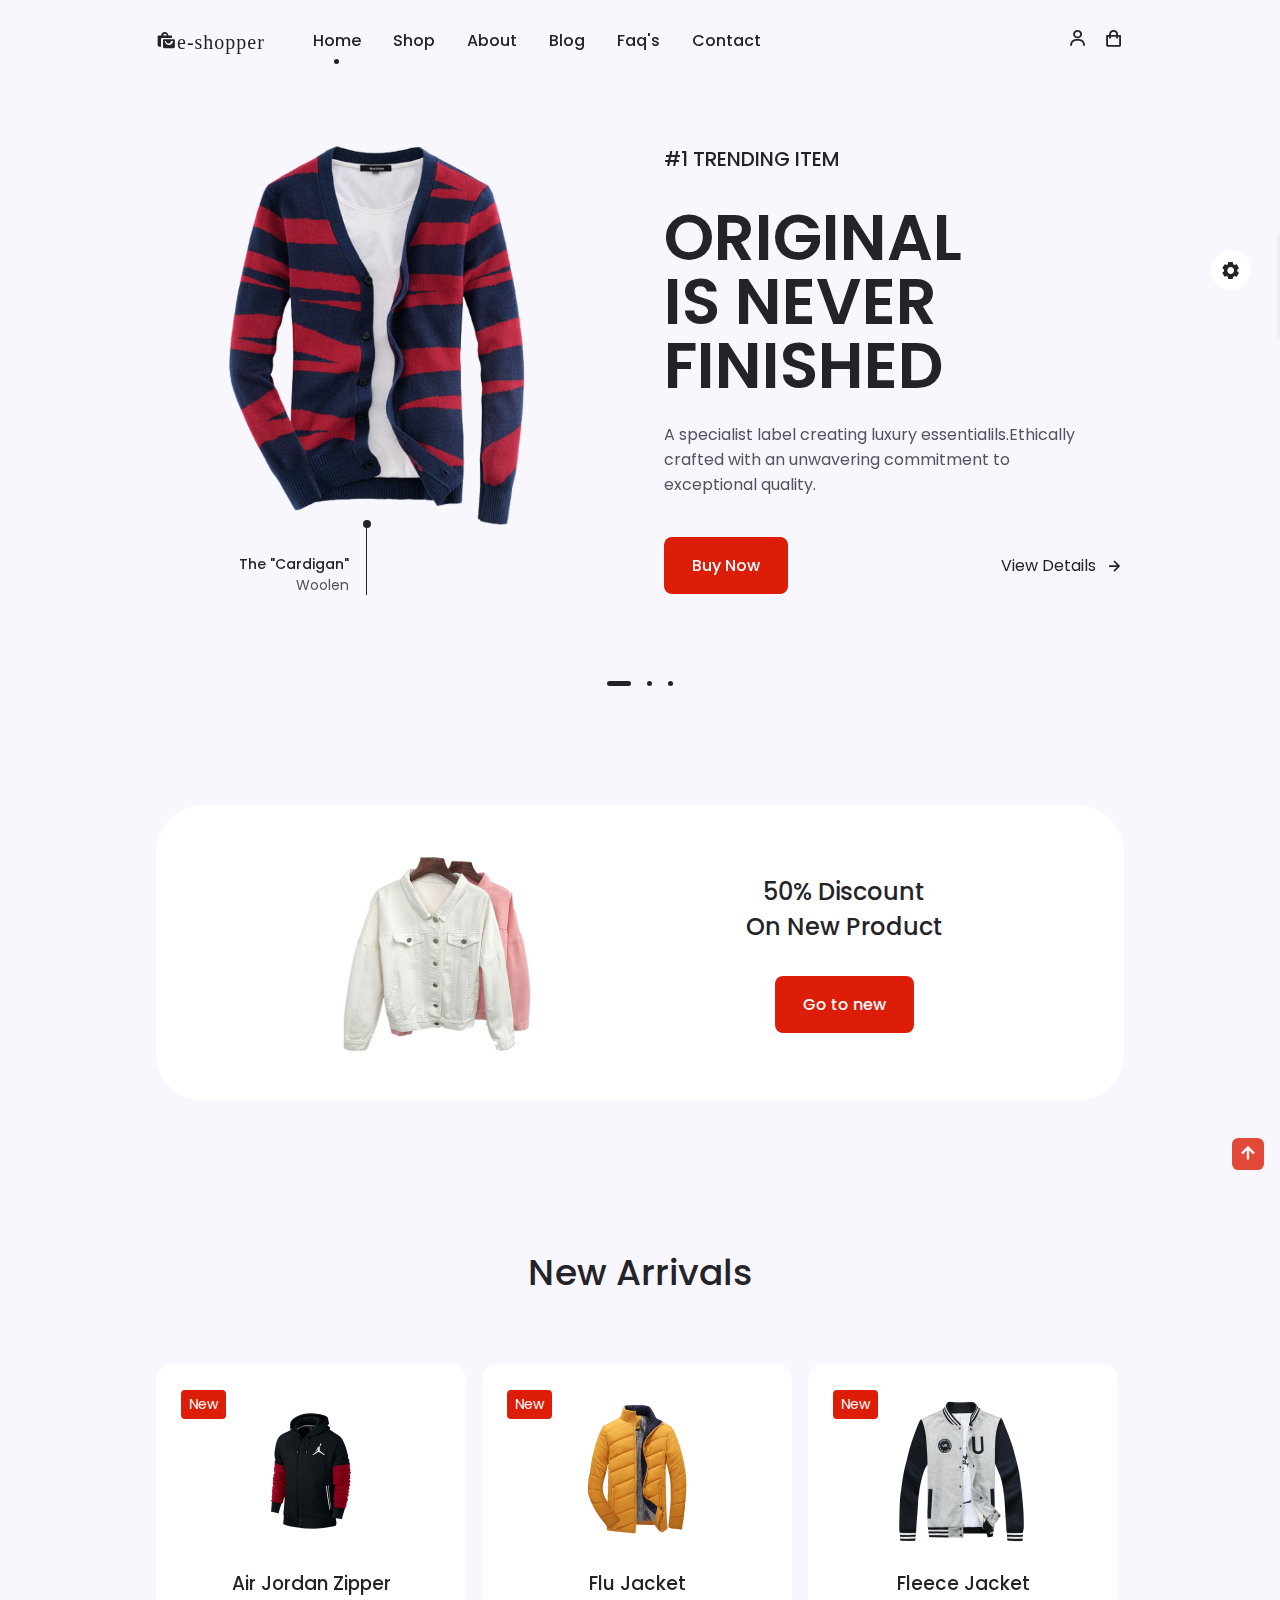
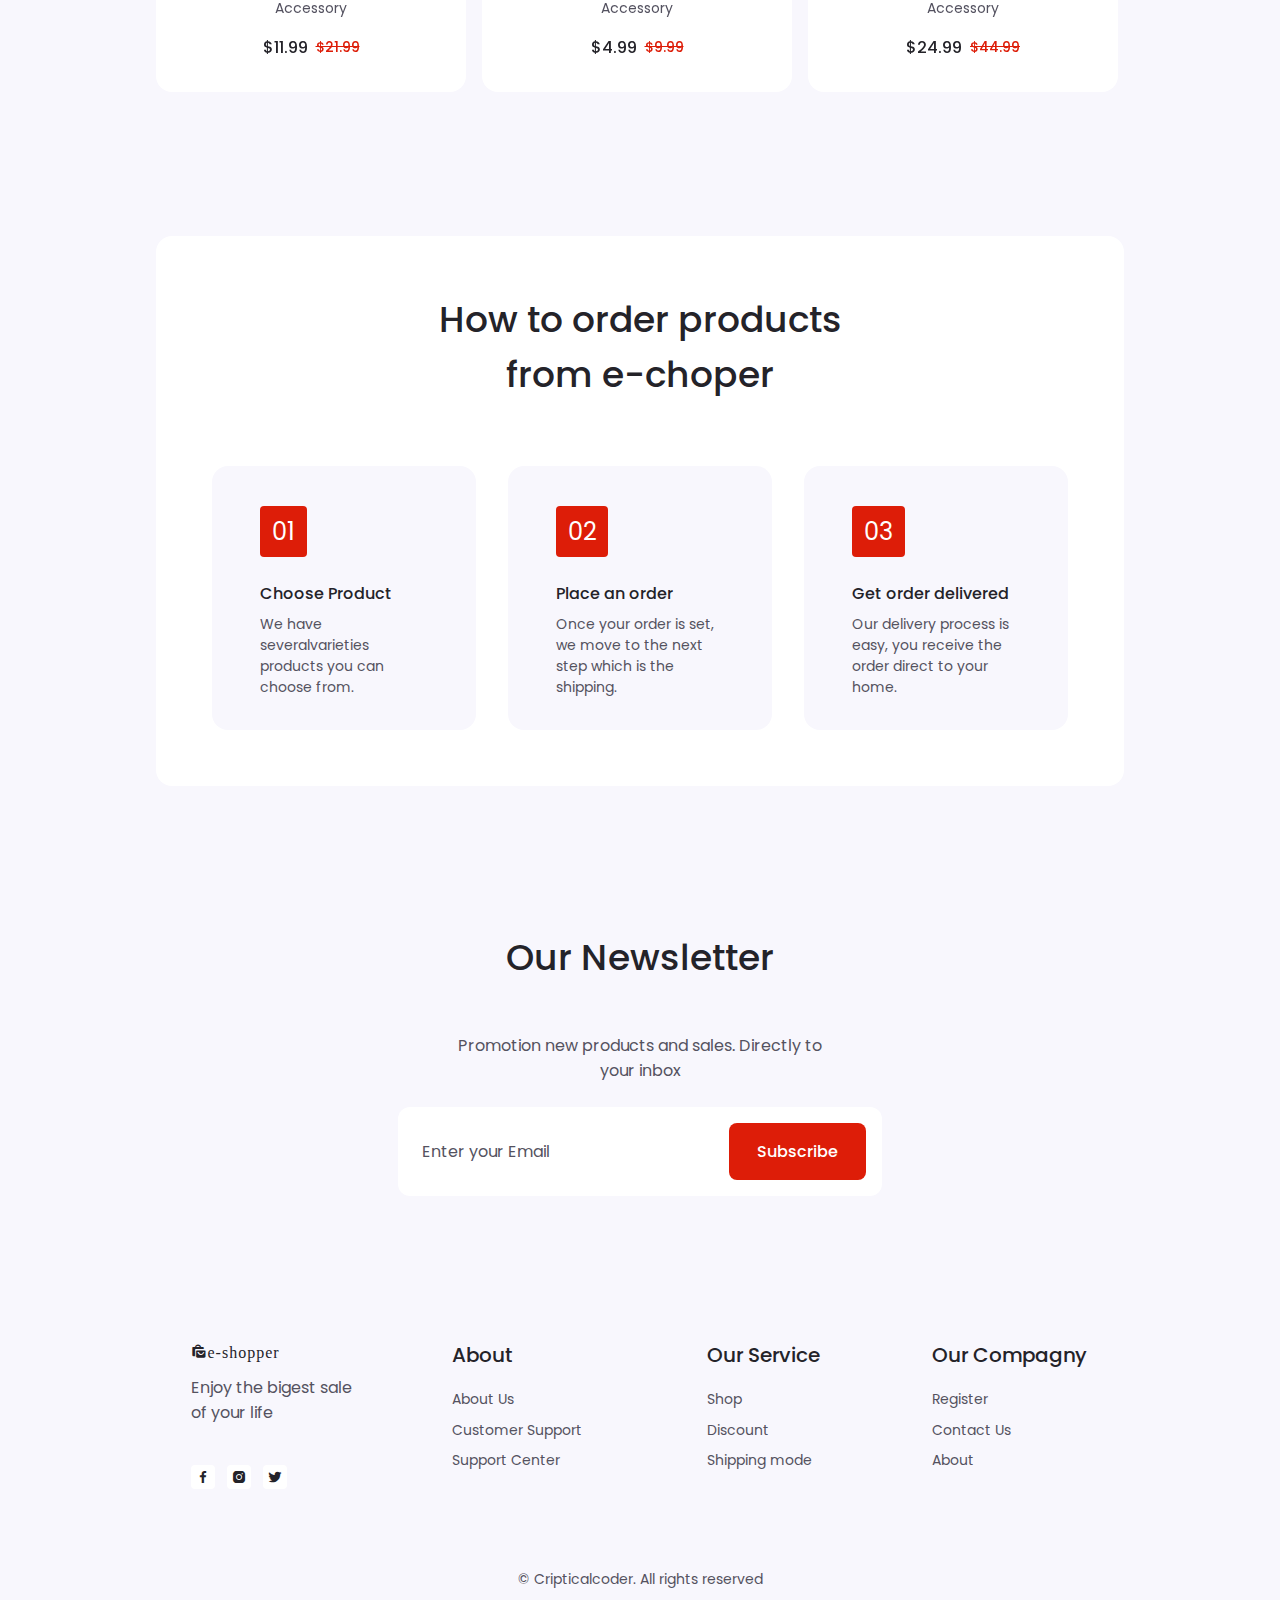
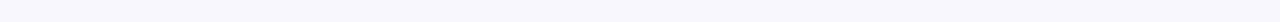
<file: index.html>
<!DOCTYPE html>
<html lang="en">
<head>
    <meta charset="UTF-8">
    <meta http-equiv="X-UA-Compatible" content="IE=edge">
    <meta name="viewport" content="width=device-width, initial-scale=1.0">

    <!--=============== BOXICONS ===============-->
    <link rel="stylesheet" href="https://cdn.jsdelivr.net/npm/boxicons@latest/css/boxicons.min.css">

    <!--=============== SWIPER CSS ===============-->
    <link rel="stylesheet" href="assets/css/swiper-bundle.min.css">

    <!--=============== CSS ===============-->
    <link rel="stylesheet" href="assets/css/style.css">
    
<link rel="stylesheet" class="js-color-style" href="assets/css/colors/color-2.css">
<title>Responsive e-commerce website - Crypticalcoder</title>
</head>
<body>
    <!--=============== HEADER ===============-->
    <header class="header" id="header">
        <div class="nav container">
            <a href="index.html" class="nav_logo">
                <i class="bx bxs-shopping-bags nav_logo-icon">e-shopper</i>
            </a>

            <div class="nav_menu" id="nav-menu">
                <ul class="nav_list">
                    <li class="nav_item">
                        <a href="index.html" class="nav_link active-link">Home</a>
                    </li>

                    <li class="nav_item">
                        <a href="shop.html" class="nav_link ">Shop</a>
                    </li>

                    <li class="nav_item">
                        <a href="about.html" class="nav_link ">About</a>
                    </li>

                    <li class="nav_item">
                        <a href="blog.html" class="nav_link ">Blog</a>
                    </li>

                    <li class="nav_item">
                        <a href="faq.html" class="nav_link ">Faq's</a>
                    </li>

                    <li class="nav_item">
                        <a href="contact.html" class="nav_link ">Contact</a>
                    </li>
                </ul>

                <div class="nav_close" id="nav-close">
                    <i class="bx bx-x"></i>
                </div>
            </div>

            <div class="nav_btns">
                <div class="login_toggle" id="Login-button">
                    <i class="bx bx-user"></i>
                </div>

                <div class="nav_shop" id="cart-shop">
                    <i class="bx bx-shopping-bag"></i>
                </div>

                <div class="nav_toggle" id="nav-toggle">
                    <i class="bx bx-grid-alt"></i>
                </div>
            </div>
        </div>
    </header>

    <!--=============== CART ======show-cart pour l'afficher=========-->
    <div class="cart " id="cart" >
        <i class="bx bx-x cart_close" id="cart-close"></i>

        <h2 class="cart_title-center">My Cart</h2>

        <div class="cart_container">
            <article class="cart_card">
                <div class="cart_box">
                    <img src="assets/img/cart-1.png" alt="" class="cart_img">
                </div>

                <div class="cart_etoile">
                    <h3 class="cart_title">Windbreaker</h3>
                    <span class="cart_price">$12</span>

                    <div class="cart_amount">
                        <div class="cart_amount-content">
                            <span class="cart_amount-box">
                                <i class="bx bx-minus"></i>
                            </span>

                            <span class="cart_amount-number">1</span>

                            <span class="cart_amount-box">
                                <i class="bx bx-plus"></i>
                            </span>
                        </div>

                        <i class="bx bx-trash-alt cart_amount-trash"></i>
                    </div>
                </div>
            </article>

            <article class="cart_card">
                <div class="cart_box">
                    <img src="assets/img/cart-2.png" alt="" class="cart_img">
                </div>

                <div class="cart_etoile">
                    <h3 class="cart_title">Cardign Hoodie</h3>
                    <span class="cart_price">$18</span>

                    <div class="cart_amount">
                        <div class="cart_amount-content">
                            <span class="cart_amount-box">
                                <i class="bx bx-minus"></i>
                            </span>

                            <span class="cart_amount-number">1</span>

                            <span class="cart_amount-box">
                                <i class="bx bx-plus"></i>
                            </span>
                        </div>

                        <i class="bx bx-trash-alt cart_amount-trash"></i>
                    </div>
                </div>
            </article>

            <article class="cart_card">
                <div class="cart_box">
                    <img src="assets/img/cart-3.png" alt="" class="cart_img">
                </div>

                <div class="cart_etoile">
                    <h3 class="cart_title">Cartoon</h3>
                    <span class="cart_price">$08</span>

                    <div class="cart_amount">
                        <div class="cart_amount-content">
                            <span class="cart_amount-box">
                                <i class="bx bx-minus"></i>
                            </span>

                            <span class="cart_amount-number">1</span>

                            <span class="cart_amount-box">
                                <i class="bx bx-plus"></i>
                            </span>
                        </div>

                        <i class="bx bx-trash-alt cart_amount-trash"></i>
                    </div>
                </div>
            </article>
        </div>
        
        <div class="cart_prices">
            <span class="cart_prices-item">3 item</span>
            <span class="cart_prices-total">$38</span>
        </div>
    </div>

    <!--=============== LOGIN ===============-->
    <div class="login" id="Login">
        <i class="bx bx-x login_close" id="Login-close"></i>

        <h2 class="login_title-center">Login</h2>

        <form action="" class="login_form grid">
            <div class="login_content">
                <label for="" class="login_label">Email</label>
                <input type="email" class="login_input">
            </div>

            <div class="login_content">
                <label for="" class="login_label">Password</label>
                <input type="password" class="login_input">
            </div>

            <div class="">
                <a href="#" class="button">Connexion</a>
            </div>

            <div class="">
                <p class="signup">Vous n'etes pas membre? <a href="registration.html">Inscrivez vous maintenent</a></p>
            </div>
        </form>
    </div>

    <!--=============== MAIN ===============-->
    <main class="main">
        <!--=============== HOME ===============-->
        <section class="home container">
            <div class="swiper home-swiper">
                <div class="swiper-wrapper">
                    <!-- HOME SWIPER 1-->
                    <section class="swiper-slide">
                        <div class="home_content grid">
                            <div class="home_group">
                                <img src="assets/img/slide-2.png" alt="" class="home_img">
                                <div class="home_indicator"></div>

                                <div class="home_details-img">
                                    <h4 class="home_details-title">The "Cardigan"</h4>
                                    <span class="home_details-subtitle">Woolen</span>
                                </div>
                            </div>

                            <div class="home_data">
                                <h3 class="home_subtitle">#1 TRENDING ITEM</h3>
                                <h1 class="home_title">ORIGINAL <br> IS NEVER <br>FINISHED</h1>
                                <p class="home_description">A specialist label creating luxury essentialils.Ethically crafted with an unwavering commitment to exceptional quality.</p>

                                <div class="home_buttons">
                                    <a href="details.html" class="button">Buy Now</a>
                                    <a href="details.html" class="button-link button-flex">View Details <i class="bx bx-right-arrow-alt button_icon"></i></a>
                                </div>
                            </div>
                        </div>
                    </section>

                    <!-- HOME SWIPER 2-->
                    <section class="swiper-slide">
                        <div class="home_content grid">
                            <div class="home_group">
                                <img src="assets/img/slide-3.png" alt="" class="home_img">
                                <div class="home_indicator"></div>

                                <div class="home_details-img">
                                    <h4 class="home_details-title">Jqueezy</h4>
                                    <span class="home_details-subtitle">Ski Suit</span>
                                </div>
                            </div>

                            <div class="home_data">
                                <h3 class="home_subtitle">#2 top Best duo</h3>
                                <h1 class="home_title">FALL <br> WINTER <br>2022</h1>
                                <p class="home_description">A specialist label creating luxury essentialils.
                                Ethically crafted with an unwavering commitment to exceptional quality.</p>

                                <div class="home_buttons">
                                    <a href="details.html" class="button">Buy Now</a>
                                    <a href="details.html" class="button-link button-flex">View Details 
                                    <i class="bx bx-right-arrow-alt button_icon"></i></a>
                                </div>
                            </div>
                        </div>
                    </section>

                    <!-- HOME SWIPER 3-->
                    <section class="swiper-slide">
                        <div class="home_content grid">
                            <div class="home_group">
                                <img src="assets/img/slide-1.png" alt="" class="home_img">
                                <div class="home_indicator"></div>

                                <div class="home_details-img">
                                    <h4 class="home_details-title">Jerry</h4>
                                    <span class="home_details-subtitle">Zipper</span>
                                </div>
                            </div>

                            <div class="home_data">
                                <h3 class="home_subtitle">#3 TRENDING ITEM</h3>
                                <h1 class="home_title">SALE 20% <br> OFF ON <br>EVERYTHING</h1>
                                <p class="home_description">A specialist label creating luxury essentialils.
                                Ethically crafted with an unwavering commitment to exceptional quality.</p>

                                <div class="home_buttons">
                                    <a href="details.html" class="button">Buy Now</a>
                                    <a href="details.html" class="button-link button-flex">View Details 
                                    <i class="bx bx-right-arrow-alt button_icon"></i></a>
                                </div>
                            </div>
                        </div>
                    </section>
                </div>
                
                <div class="swiper-pagination"></div>
            </div>
        </section>

        <!--=============== DISCOUNT ===============-->
        <section class="discount section">
            <div class="discount_container container grid">
                <img src="assets/img/discount.png" alt="" class="discount_img">

                <div class="discount_data">
                    <h2 class="discount_title">50% Discount <br> On New Product</h2>
                    <a href="#" class="button">Go to new</a>

                </div>
            </div>
        </section>

        <!--=============== NEW ARRIVALS ===============-->
        <section class="new section">
            <h2 class="section_title">New Arrivals</h2>

            <div class="new_container container">
                <div class="swiper new_swiper">
                    <div class="swiper-wrapper">
                        <!--  NEW CONTENT 1-->
                        <div class="new_content">
                            <div class="new_tag">New</div>
                            <img src="assets/img/new-1.png" alt="" class="new_img">
                            <h3 class="new_tittle">Windbreaker Jacket</h3>
                            <span class="new_subtitle">Accessory</span>

                            <div class="new_prices">
                                <span class="new_price">$14.99</span>
                                <span class="new_discount">$29.99</span>
                            </div>

                            <a href="details.html" class="button new_button">
                                <i class="bx bx-cart-alt new_icon"></i>
                            </a>
                        </div>

                         <!--  NEW CONTENT 2-->
                         <div class="new_content swiper-slide">
                            <div class="new_tag">New</div>
                            <img src="assets/img/new-2.png" alt="" class="new_img">
                            <h3 class="new_tittle">Air Jordan Zipper</h3>
                            <span class="new_subtitle">Accessory</span>

                            <div class="new_prices">
                                <span class="new_price">$11.99</span>
                                <span class="new_discount">$21.99</span>
                            </div>

                            <a href="details.html" class="button new_button">
                                <i class="bx bx-cart-alt new_icon"></i>
                            </a>
                        </div>

                         <!--  NEW CONTENT 3-->
                         <div class="new_content swiper-slide">
                            <div class="new_tag">New</div>
                            <img src="assets/img/new-3.png" alt="" class="new_img">
                            <h3 class="new_tittle">Flu Jacket</h3>
                            <span class="new_subtitle">Accessory</span>

                            <div class="new_prices">
                                <span class="new_price">$4.99</span>
                                <span class="new_discount">$9.99</span>
                            </div>

                            <a href="details.html" class="button new_button">
                                <i class="bx bx-cart-alt new_icon"></i>
                            </a>
                        </div>

                         <!--  NEW CONTENT 4-->
                         <div class="new_content swiper-slide">
                            <div class="new_tag">New</div>
                            <img src="assets/img/new-4.png" alt="" class="new_img">
                            <h3 class="new_tittle">Fleece Jacket</h3>
                            <span class="new_subtitle">Accessory</span>

                            <div class="new_prices">
                                <span class="new_price">$24.99</span>
                                <span class="new_discount">$44.99</span>
                            </div>

                            <a href="details.html" class="button new_button">
                                <i class="bx bx-cart-alt new_icon"></i>
                            </a>
                        </div>

                         <!--  NEW CONTENT 5-->
                         <div class="new_content swiper-slide">
                            <div class="new_tag">New</div>
                            <img src="assets/img/new-5.png" alt="" class="new_img">
                            <h3 class="new_tittle">Nike Hoodie</h3>
                            <span class="new_subtitle">Accessory</span>

                            <div class="new_prices">
                                <span class="new_price">$7.99</span>
                                <span class="new_discount">$14.99</span>
                            </div>

                            <a href="details.html" class="button new_button">
                                <i class="bx bx-cart-alt new_icon"></i>
                            </a>
                        </div>

                         <!--  NEW CONTENT 6-->
                         <div class="new_content swiper-slide">
                            <div class="new_tag new__tag">New</div>
                            <img src="assets/img/new-6.png" alt="" class="new_img">
                            <h3 class="new_tittle">Fleece Jacket</h3>
                            <span class="new_subtitle">Accessory</span>

                            <div class="new_prices">
                                <span class="new_price">$5.99</span>
                                <span class="new_discount">$12.99</span>
                            </div>

                            <a href="details.html" class="button new_button">
                                <i class="bx bx-cart-alt new_icon"></i>
                            </a>
                        </div>
                    </div>
                </div>
            </div>
        </section>

        <!--=============== STEPS ===============-->
        <section class="steps section container">
            <div class="steps_bg">
                <h2 class="section_title">How to order products <br> from e-choper</h2>

                <div class="steps_container grid">
                    <!-- STEP CARD 1-->
                    <div class="step_card">
                        <div class="step_card-number">01</div>
                        <h3 class="step_card-title">Choose Product</h3>
                        <p class="step_card-description">
                            We have severalvarieties products you can choose from.
                        </p>
                    </div>
                    <!-- STEP CARD 2-->
                    <div class="step_card">
                        <div class="step_card-number">02</div>
                        <h3 class="step_card-title">Place an order</h3>
                        <p class="step_card-description">
                            Once your order is set, we move to the next step which is the shipping.
                        </p>
                    </div>
                    <!-- STEP CARD 3-->
                    <div class="step_card">
                        <div class="step_card-number">03</div>
                        <h3 class="step_card-title">Get order delivered</h3>
                        <p class="step_card-description">
                            Our delivery process is easy, you receive the order direct to your home.
                        </p>
                    </div>
                </div>
            </div>
        </section>

        <!--=============== NEWSLETTER ===============-->
        <section class="newsletter section">
            <div class="newsletter_container container">
                <h2 class="section_title">Our Newsletter</h2>
                <p class="newsletter_description">
                    Promotion new products and sales. Directly to your inbox
                </p>

                <form action="" class="newsletter_form">
                    <input type="text" placeholder="Enter your Email" class="newsletter_input">
                    <button class="button">Subscribe</button>
                </form>
            </div>
        </section>
    </main>

    <!--=============== FOOTER ===============-->
    <footer class="footer section">
        <div class="footer_container container grid">
            <!-- FOOTER CONTENT 1-->
            <div class="footer_content">
                <a href="#" class="footer_logo">
                    <i class="bx bxs-shopping-bags footer_logo-icon">e-shopper</i>
                </a>

                <p class="footer_description">Enjoy the bigest sale <br> of your life</p>

                <div class="footer_social">
                    <a href="#" class="footer_social-link"><i class="bx bxl-facebook"></i></a>
                    <a href="#" class="footer_social-link"><i class="bx bxl-instagram-alt"></i></a>
                    <a href="#" class="footer_social-link"><i class="bx bxl-twitter"></i></a>
                </div>
            </div>

            <!-- FOOTER CONTENT 2-->
            <div class="footer_content">
                <h3 class="footer_title">About</h3>

                <ul class="footer_links">
                    <li><a href="about.html" class="footer_link">About Us</a></li>
                    <li><a href="#" class="footer_link">Customer Support</a></li>
                    <li><a href="#" class="footer_link">Support Center</a></li>
                </ul>
            </div>

            <!-- FOOTER CONTENT 3-->
            <div class="footer_content">
                <h3 class="footer_title">Our Service</h3>

                <ul class="footer_links">
                    <li><a href="#" class="footer_link">Shop</a></li>
                    <li><a href="#" class="footer_link">Discount</a></li>
                    <li><a href="#" class="footer_link">Shipping mode</a></li>
                </ul>
            </div>

            <!-- FOOTER CONTENT 4-->
            <div class="footer_content">
                <h3 class="footer_title">Our Compagny</h3>

                <ul class="footer_links">
                    <li><a href="#" class="footer_link">Register</a></li>
                    <li><a href="#" class="footer_link">Contact Us</a></li>
                    <li><a href="about.html" class="footer_link">About</a></li>
                </ul>
            </div>
        </div>

        <span class="footer_copy">&#169; Cripticalcoder. All rights reserved</span>
    </footer>

    <!--=============== SCROLL UP ===============-->
    <a href="#" class="scrollup" id="scroll-up">
        <i class="bx bx-up-arrow-alt scroll_icon"></i>
    </a>
    

    <!--=============== STYLE SWITCHER ===============-->
    <div class="style_switcher">
        <div class="style_switcher-toggler s_icon">
            <i class="bx bxs-cog bx-spin"></i>
        </div>

        <h4>Theme Colors</h4>

        <div class="theme_colors js-theme-colors">
            <button type="button" data-js-theme-color="color-1" class="js-theme-color-item active theme-button color-1"><i class="bx bx-check"></i></button>
            <button type="button" data-js-theme-color="color-2" class="js-theme-color-item theme-button color-2"><i class="bx bx-check"></i></button>
            <button type="button" data-js-theme-color="color-3" class="js-theme-color-item theme-button color-3"><i class="bx bx-check"></i></button>
            <button type="button" data-js-theme-color="color-4" class="js-theme-color-item theme-button color-4"><i class="bx bx-check"></i></button>
            <button type="button" data-js-theme-color="color-5" class="js-theme-color-item theme-button color-5"><i class="bx bx-check"></i></button>
        </div>
    </div>

    <!--=============== SWIPER JS ===============-->
    <script src="assets/js/swiper-bundle.min.js"></script>

    <!--=============== JS ===============-->
    <script src="assets/js/main.js"></script>
</body>
</html>
</file>
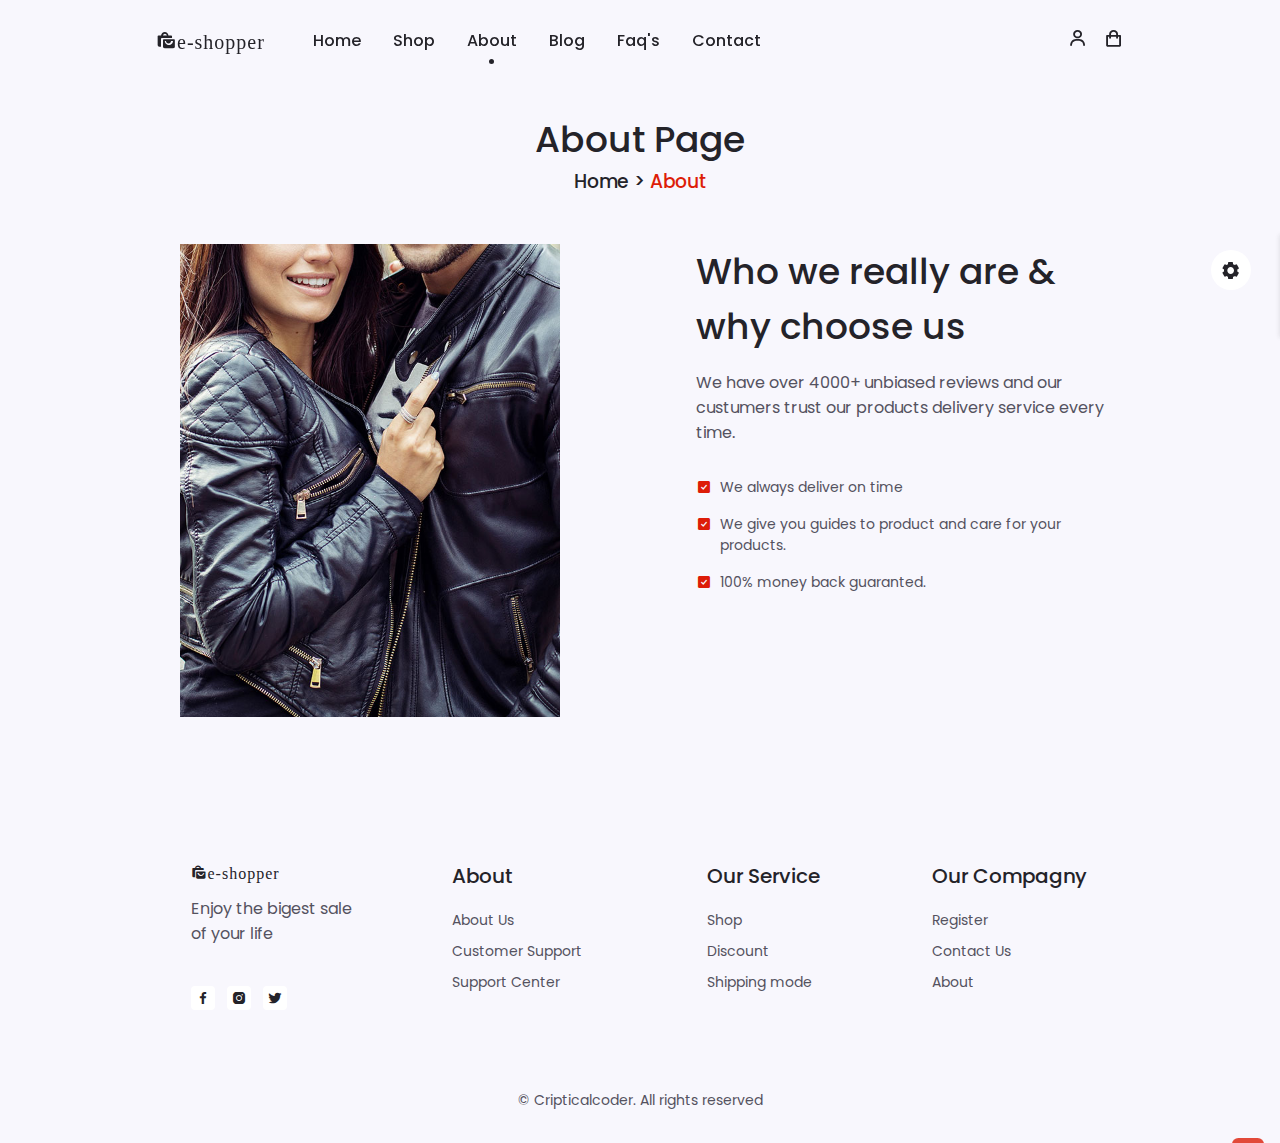
<file: about.html>
<!DOCTYPE html>
<html lang="en">
<head>
    <meta charset="UTF-8">
    <meta http-equiv="X-UA-Compatible" content="IE=edge">
    <meta name="viewport" content="width=device-width, initial-scale=1.0">

    <!--=============== BOXICONS ===============-->
    <link rel="stylesheet" href="https://cdn.jsdelivr.net/npm/boxicons@latest/css/boxicons.min.css">

    <!--=============== SWIPER CSS ===============-->
    <link rel="stylesheet" href="assets/css/swiper-bundle.min.css">

    <!--=============== CSS ===============-->
    <link rel="stylesheet" href="assets/css/style.css">
    <link rel="stylesheet" class="js-color-style" href="assets/css/colors/color-1.css">

    <title>Responsive e-commerce website - Crypticalcoder</title>
</head>
<body>
    <!--=============== HEADER ===============-->
    <header class="header" id="header">
        <div class="nav container">
            <a href="index.html" class="nav_logo">
                <i class="bx bxs-shopping-bags nav_logo-icon">e-shopper</i>
            </a>

            <div class="nav_menu" id="nav-menu">
                <ul class="nav_list">
                    <li class="nav_item">
                        <a href="index.html" class="nav_link">Home</a>
                    </li>

                    <li class="nav_item">
                        <a href="shop.html" class="nav_link">Shop</a>
                    </li>

                    <li class="nav_item">
                        <a href="cart.html" class="nav_link active-link">About</a>
                    </li>

                    <li class="nav_item">
                        <a href="blog.html" class="nav_link">Blog</a>
                    </li>

                    <li class="nav_item">
                        <a href="faq.html" class="nav_link">Faq's</a>
                    </li>

                    <li class="nav_item">
                        <a href="contact.html" class="nav_link">Contact</a>
                    </li>
                </ul>

                <div class="nav_close" id="nav-close">
                    <i class="bx bx-x"></i>
                </div>
            </div>

            <div class="nav_btns">
                <div class="login_toggle" id="Login-button">
                    <i class="bx bx-user"></i>
                </div>

                <div class="nav_shop" id="cart-shop">
                    <i class="bx bx-shopping-bag"></i>
                </div>

                <div class="nav_toggle" id="nav-toggle">
                    <i class="bx bx-grid-alt"></i>
                </div>
            </div>
        </div>
    </header>

    <!--=============== CART ===============-->
    <div class="cart " id="cart" >
        <i class="bx bx-x cart_close" id="cart-close"></i>

        <h2 class="cart_title-center">My Cart</h2>

        <div class="cart_container">
            <article class="cart_card">
                <div class="cart_box">
                    <img src="assets/img/cart-1.png" alt="" class="cart_img">
                </div>

                <div class="cart_etoile">
                    <h3 class="cart_title">Windbreaker</h3>
                    <span class="cart_price">$12</span>

                    <div class="cart_amount">
                        <div class="cart_amount-content">
                            <span class="cart_amount-box">
                                <i class="bx bx-minus"></i>
                            </span>

                            <span class="cart_amount-number">1</span>

                            <span class="cart_amount-box">
                                <i class="bx bx-plus"></i>
                            </span>
                        </div>

                        <i class="bx bx-trash-alt cart_amount-trash"></i>
                    </div>
                </div>
            </article>

            <article class="cart_card">
                <div class="cart_box">
                    <img src="assets/img/cart-2.png" alt="" class="cart_img">
                </div>

                <div class="cart_etoile">
                    <h3 class="cart_title">Cardign Hoodie</h3>
                    <span class="cart_price">$18</span>

                    <div class="cart_amount">
                        <div class="cart_amount-content">
                            <span class="cart_amount-box">
                                <i class="bx bx-minus"></i>
                            </span>

                            <span class="cart_amount-number">1</span>

                            <span class="cart_amount-box">
                                <i class="bx bx-plus"></i>
                            </span>
                        </div>

                        <i class="bx bx-trash-alt cart_amount-trash"></i>
                    </div>
                </div>
            </article>

            <article class="cart_card">
                <div class="cart_box">
                    <img src="assets/img/cart-3.png" alt="" class="cart_img">
                </div>

                <div class="cart_etoile">
                    <h3 class="cart_title">Cartoon</h3>
                    <span class="cart_price">$08</span>

                    <div class="cart_amount">
                        <div class="cart_amount-content">
                            <span class="cart_amount-box">
                                <i class="bx bx-minus"></i>
                            </span>

                            <span class="cart_amount-number">1</span>

                            <span class="cart_amount-box">
                                <i class="bx bx-plus"></i>
                            </span>
                        </div>

                        <i class="bx bx-trash-alt cart_amount-trash"></i>
                    </div>
                </div>
            </article>
        </div>
        
        <div class="cart_prices">
            <span class="cart_prices-item">3 item</span>
            <span class="cart_prices-total">$38</span>
        </div>
    </div>

    <!--=============== LOGIN ===============-->
    <div class="login" id="Login">
        <i class="bx bx-x login_close" id="Login-close"></i>

        <h2 class="login_title-center">Login</h2>

        <form action="" class="login_form grid">
            <div class="login_content">
                <label for="" class="login_label">Email</label>
                <input type="email" class="login_input">
            </div>

            <div class="login_content">
                <label for="" class="login_label">Password</label>
                <input type="password" class="login_input">
            </div>

            <div class="">
                <a href="#" class="button">Connexion</a>
            </div>

            <div class="">
                <p class="signup">Vous n'etes pas membre? <a href="registration.html">Inscrivez vous maintenent</a></p>
            </div>
        </form>
    </div>

    <!--=============== MAIN ===============-->
    <main class="main">
        <!--=============== ABOUT ===============-->
        <section class="about section container">
            <h2 class="breadcrumb_title">About Page</h2>
                <h3 class="breadcrumb_subtitle">Home > <span>About</span></h3>

                <div class="about_container grid">
                    <img src="assets/img/about-img.jpg" alt="" class="about_img">

                    <div class="about_data">
                        <h2 class="section_title about_title">
                            Who we really are & why choose us
                        </h2>

                        <p class="about_description">
                            We have over 4000+ unbiased reviews and our custumers trust our products delivery service every time.
                        </p>
                        <div class="about_details">
                            <p class="about_details-description">
                                <i class="bx bxs-check-square about_details-icon"></i>
                                We always deliver on time
                            </p>
                            <p class="about_details-description">
                                <i class="bx bxs-check-square about_details-icon"></i>
                                We give you guides to product and care for your products.
                            </p>
                            <p class="about_details-description">
                                <i class="bx bxs-check-square about_details-icon"></i>
                                100% money back guaranted.
                            </p>
                        </div>
                    </div>
                </div>
        </section>
    </main>

    <!--=============== FOOTER ===============-->
    <footer class="footer section">
        <div class="footer_container container grid">
            <!-- FOOTER CONTENT 1-->
            <div class="footer_content">
                <a href="#" class="footer_logo">
                    <i class="bx bxs-shopping-bags footer_logo-icon">e-shopper</i>
                </a>

                <p class="footer_description">Enjoy the bigest sale <br> of your life</p>

                <div class="footer_social">
                    <a href="#" class="footer_social-link"><i class="bx bxl-facebook"></i></a>
                    <a href="#" class="footer_social-link"><i class="bx bxl-instagram-alt"></i></a>
                    <a href="#" class="footer_social-link"><i class="bx bxl-twitter"></i></a>
                </div>
            </div>

            <!-- FOOTER CONTENT 2-->
            <div class="footer_content">
                <h3 class="footer_title">About</h3>

                <ul class="footer_links">
                    <li><a href="#" class="footer_link">About Us</a></li>
                    <li><a href="#" class="footer_link">Customer Support</a></li>
                    <li><a href="#" class="footer_link">Support Center</a></li>
                </ul>
            </div>

            <!-- FOOTER CONTENT 3-->
            <div class="footer_content">
                <h3 class="footer_title">Our Service</h3>

                <ul class="footer_links">
                    <li><a href="#" class="footer_link">Shop</a></li>
                    <li><a href="#" class="footer_link">Discount</a></li>
                    <li><a href="#" class="footer_link">Shipping mode</a></li>
                </ul>
            </div>

            <!-- FOOTER CONTENT 4-->
            <div class="footer_content">
                <h3 class="footer_title">Our Compagny</h3>

                <ul class="footer_links">
                    <li><a href="#" class="footer_link">Register</a></li>
                    <li><a href="#" class="footer_link">Contact Us</a></li>
                    <li><a href="#" class="footer_link">About</a></li>
                </ul>
            </div>
        </div>

        <span class="footer_copy">&#169; Cripticalcoder. All rights reserved</span>
    </footer>

    <!--=============== SCROLL UP ===============-->
    <a href="#" class="scrollup" id="scroll-up">
        <i class="bx bx-up-arrow-alt scroll_icon"></i>
    </a>
    <!--=============== STYLE SWITCHER ===============-->
    <div class="style_switcher">
        <div class="style_switcher-toggler s_icon">
            <i class="bx bxs-cog bx-spin"></i>
        </div>

        <h4>Theme Colors</h4>

        <div class="theme_colors js-theme-colors">
            <button type="button" data-js-theme-color="color-1" class="js-theme-color-item active theme-button color-1"><i class="bx bx-check"></i></button>
            <button type="button" data-js-theme-color="color-2" class="js-theme-color-item theme-button color-2"><i class="bx bx-check"></i></button>
            <button type="button" data-js-theme-color="color-3" class="js-theme-color-item theme-button color-3"><i class="bx bx-check"></i></button>
            <button type="button" data-js-theme-color="color-4" class="js-theme-color-item theme-button color-4"><i class="bx bx-check"></i></button>
            <button type="button" data-js-theme-color="color-5" class="js-theme-color-item theme-button color-5"><i class="bx bx-check"></i></button>
        </div>
    </div>

    <!--=============== SWIPER JS ===============-->
    <script src="assets/js/swiper-bundle.min.js"></script>

    <!--=============== JS ===============-->
    <script src="assets/js/main.js"></script>
</body>
</html>
</file>
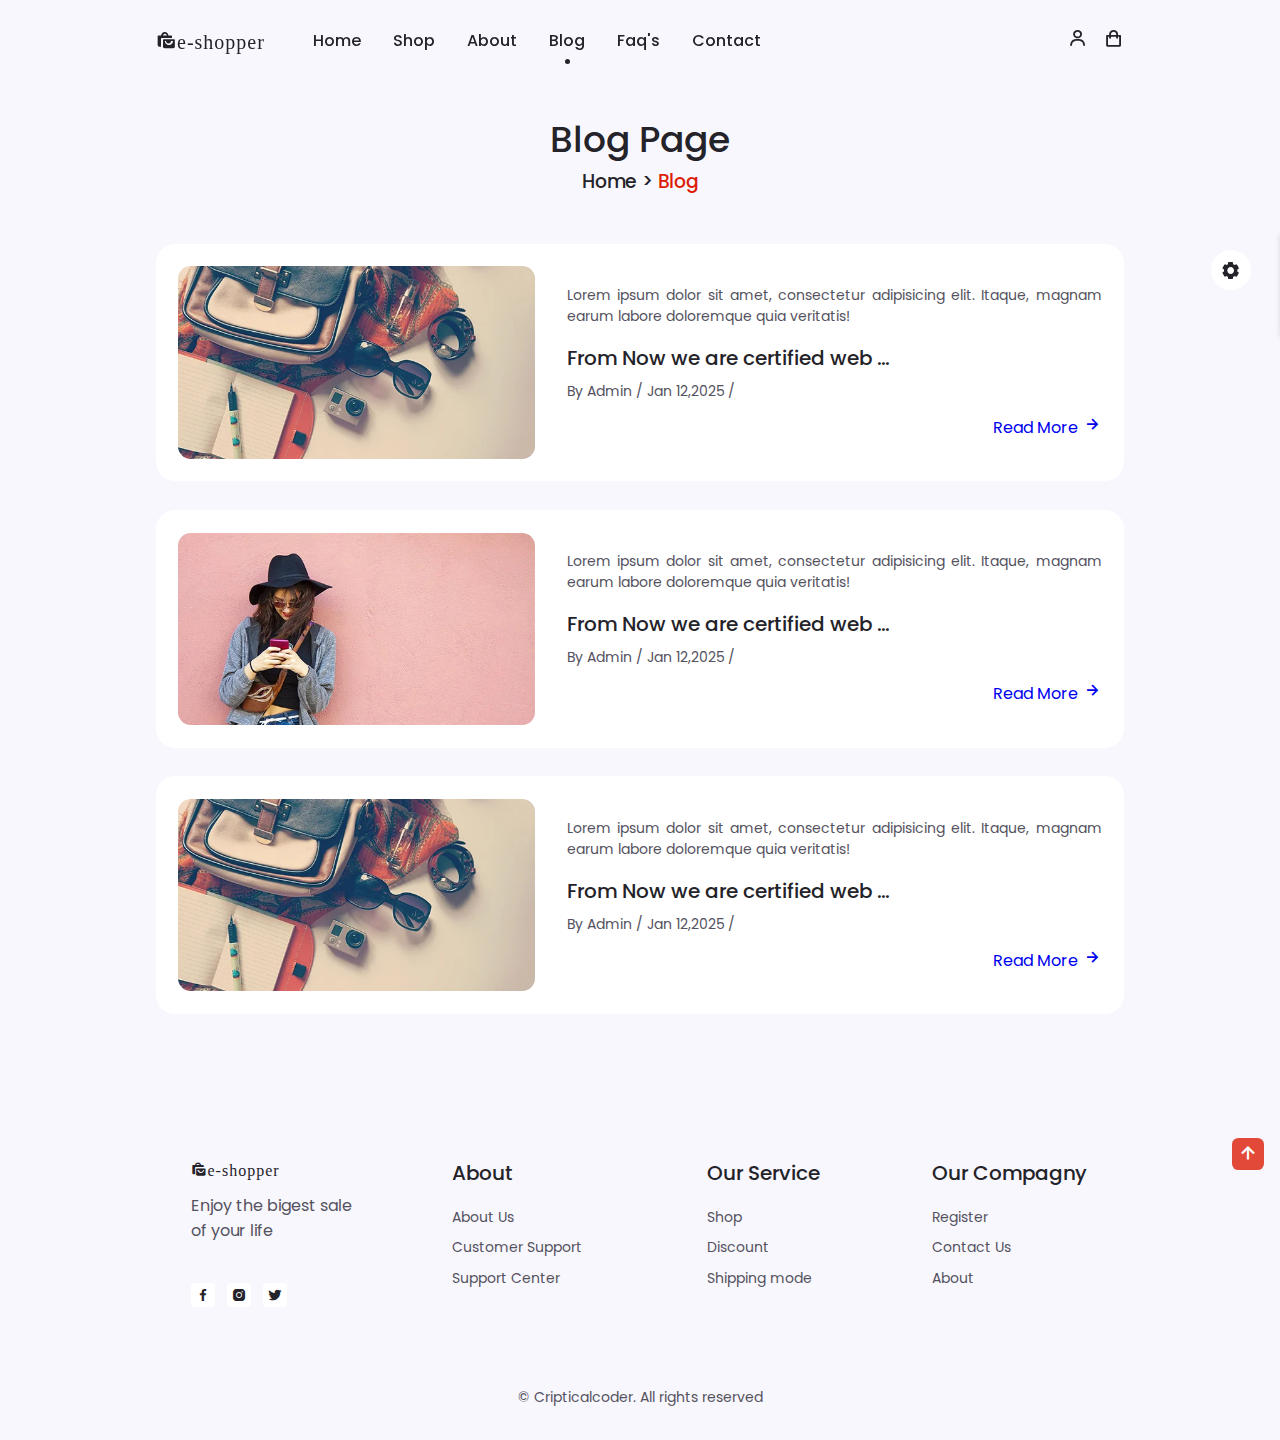
<file: blog.html>
<!DOCTYPE html>
<html lang="en">
<head>
    <meta charset="UTF-8">
    <meta http-equiv="X-UA-Compatible" content="IE=edge">
    <meta name="viewport" content="width=device-width, initial-scale=1.0">

    <!--=============== BOXICONS ===============-->
    <link rel="stylesheet" href="https://cdn.jsdelivr.net/npm/boxicons@latest/css/boxicons.min.css">

    <!--=============== SWIPER CSS ===============-->
    <link rel="stylesheet" href="assets/css/swiper-bundle.min.css">

    <!--=============== CSS ===============-->
    <link rel="stylesheet" href="assets/css/style.css">
    <link rel="stylesheet" class="js-color-style" href="assets/css/colors/color-1.css">

    <title>Responsive e-commerce website - Crypticalcoder</title>
</head>
<body>
    <!--=============== HEADER ===============-->
    <header class="header" id="header">
        <div class="nav container">
            <a href="index.html" class="nav_logo">
                <i class="bx bxs-shopping-bags nav_logo-icon">e-shopper</i>
            </a>

            <div class="nav_menu" id="nav-menu">
                <ul class="nav_list">
                    <li class="nav_item">
                        <a href="index.html" class="nav_link">Home</a>
                    </li>

                    <li class="nav_item">
                        <a href="shop.html" class="nav_link">Shop</a>
                    </li>

                    <li class="nav_item">
                        <a href="about.html" class="nav_link">About</a>
                    </li>

                    <li class="nav_item">
                        <a href="blog.html" class="nav_link active-link">Blog</a>
                    </li>

                    <li class="nav_item">
                        <a href="faq.html" class="nav_link">Faq's</a>
                    </li>

                    <li class="nav_item">
                        <a href="contact.html" class="nav_link">Contact</a>
                    </li>
                </ul>

                <div class="nav_close" id="nav-close">
                    <i class="bx bx-x"></i>
                </div>
            </div>

            <div class="nav_btns">
                <div class="login_toggle" id="Login-button">
                    <i class="bx bx-user"></i>
                </div>

                <div class="nav_shop" id="cart-shop">
                    <i class="bx bx-shopping-bag"></i>
                </div>

                <div class="nav_toggle" id="nav-toggle">
                    <i class="bx bx-grid-alt"></i>
                </div>
            </div>
        </div>
    </header>

    <!--=============== CART ===============-->
    <div class="cart " id="cart" >
        <i class="bx bx-x cart_close" id="cart-close"></i>

        <h2 class="cart_title-center">My Cart</h2>

        <div class="cart_container">
            <article class="cart_card">
                <div class="cart_box">
                    <img src="assets/img/cart-1.png" alt="" class="cart_img">
                </div>

                <div class="cart_etoile">
                    <h3 class="cart_title">Windbreaker</h3>
                    <span class="cart_price">$12</span>

                    <div class="cart_amount">
                        <div class="cart_amount-content">
                            <span class="cart_amount-box">
                                <i class="bx bx-minus"></i>
                            </span>

                            <span class="cart_amount-number">1</span>

                            <span class="cart_amount-box">
                                <i class="bx bx-plus"></i>
                            </span>
                        </div>

                        <i class="bx bx-trash-alt cart_amount-trash"></i>
                    </div>
                </div>
            </article>

            <article class="cart_card">
                <div class="cart_box">
                    <img src="assets/img/cart-2.png" alt="" class="cart_img">
                </div>

                <div class="cart_etoile">
                    <h3 class="cart_title">Cardign Hoodie</h3>
                    <span class="cart_price">$18</span>

                    <div class="cart_amount">
                        <div class="cart_amount-content">
                            <span class="cart_amount-box">
                                <i class="bx bx-minus"></i>
                            </span>

                            <span class="cart_amount-number">1</span>

                            <span class="cart_amount-box">
                                <i class="bx bx-plus"></i>
                            </span>
                        </div>

                        <i class="bx bx-trash-alt cart_amount-trash"></i>
                    </div>
                </div>
            </article>

            <article class="cart_card">
                <div class="cart_box">
                    <img src="assets/img/cart-3.png" alt="" class="cart_img">
                </div>

                <div class="cart_etoile">
                    <h3 class="cart_title">Cartoon</h3>
                    <span class="cart_price">$08</span>

                    <div class="cart_amount">
                        <div class="cart_amount-content">
                            <span class="cart_amount-box">
                                <i class="bx bx-minus"></i>
                            </span>

                            <span class="cart_amount-number">1</span>

                            <span class="cart_amount-box">
                                <i class="bx bx-plus"></i>
                            </span>
                        </div>

                        <i class="bx bx-trash-alt cart_amount-trash"></i>
                    </div>
                </div>
            </article>
        </div>
        
        <div class="cart_prices">
            <span class="cart_prices-item">3 item</span>
            <span class="cart_prices-total">$38</span>
        </div>
    </div>

    <!--=============== LOGIN ===============-->
    <div class="login" id="Login">
        <i class="bx bx-x login_close" id="Login-close"></i>

        <h2 class="login_title-center">Login</h2>

        <form action="" class="login_form grid">
            <div class="login_content">
                <label for="" class="login_label">Email</label>
                <input type="email" class="login_input">
            </div>

            <div class="login_content">
                <label for="" class="login_label">Password</label>
                <input type="password" class="login_input">
            </div>

            <div class="">
                <a href="#" class="button">Connexion</a>
            </div>

            <div class="">
                <p class="signup">Vous n'etes pas membre? <a href="registration.html">Inscrivez vous maintenent</a></p>
            </div>
        </form>
    </div>

    <!--=============== MAIN ===============-->
    <main class="main">
        <!--=============== BLOG ===============-->
        <section class="blog section container">
                <h2 class="breadcrumb_title">Blog Page</h2>
                <h3 class="breadcrumb_subtitle">Home > <span>Blog</span></h3>

                <div class="blog_container grid">
                    <div class="blog_post grid">
                        <img src="assets/img/blog-1.webp" alt="" class="blog_img">

                        <div class="blog_info">
                            <p class="blog_details">Lorem ipsum dolor sit amet, consectetur adipisicing elit. 
                            Itaque, magnam earum labore doloremque quia veritatis!</p>
                            <h3 class="blog_title">From Now we are certified web ...</h3>
                            <p class="blog_date">By Admin / Jan 12,2025 /</p>
                            <div class="read_more">
                                <a href="#" class="button_link button_flex">Read More 
                                <i class="bx bx-right-arrow-alt button_icon"></i></a>
                            </div>
                        </div>
                    </div>

                    <div class="blog_post grid">
                        <img src="assets/img/blog-2.webp" alt="" class="blog_img">

                        <div class="blog_info">
                            <p class="blog_details">Lorem ipsum dolor sit amet, consectetur adipisicing elit. 
                            Itaque, magnam earum labore doloremque quia veritatis!</p>
                            <h3 class="blog_title">From Now we are certified web ...</h3>
                            <p class="blog_date">By Admin / Jan 12,2025 /</p>
                            <div class="read_more">
                                <a href="#" class="button_link button_flex">Read More 
                                <i class="bx bx-right-arrow-alt button_icon"></i></a>
                            </div>
                        </div>
                    </div>

                    <div class="blog_post grid">
                        <img src="assets/img/blog-1.webp" alt="" class="blog_img">

                        <div class="blog_info">
                            <p class="blog_details">Lorem ipsum dolor sit amet, consectetur adipisicing elit. 
                            Itaque, magnam earum labore doloremque quia veritatis!</p>
                            <h3 class="blog_title">From Now we are certified web ...</h3>
                            <p class="blog_date">By Admin / Jan 12,2025 /</p>
                            <div class="read_more">
                                <a href="#" class="button_link button_flex">Read More 
                                <i class="bx bx-right-arrow-alt button_icon"></i></a>
                            </div>
                        </div>
                    </div>
                </div>
        </section>
    </main>

    <!--=============== FOOTER ===============-->
    <footer class="footer section">
        <div class="footer_container container grid">
            <!-- FOOTER CONTENT 1-->
            <div class="footer_content">
                <a href="#" class="footer_logo">
                    <i class="bx bxs-shopping-bags footer_logo-icon">e-shopper</i>
                </a>

                <p class="footer_description">Enjoy the bigest sale <br> of your life</p>

                <div class="footer_social">
                    <a href="#" class="footer_social-link"><i class="bx bxl-facebook"></i></a>
                    <a href="#" class="footer_social-link"><i class="bx bxl-instagram-alt"></i></a>
                    <a href="#" class="footer_social-link"><i class="bx bxl-twitter"></i></a>
                </div>
            </div>

            <!-- FOOTER CONTENT 2-->
            <div class="footer_content">
                <h3 class="footer_title">About</h3>

                <ul class="footer_links">
                    <li><a href="#" class="footer_link">About Us</a></li>
                    <li><a href="#" class="footer_link">Customer Support</a></li>
                    <li><a href="#" class="footer_link">Support Center</a></li>
                </ul>
            </div>

            <!-- FOOTER CONTENT 3-->
            <div class="footer_content">
                <h3 class="footer_title">Our Service</h3>

                <ul class="footer_links">
                    <li><a href="#" class="footer_link">Shop</a></li>
                    <li><a href="#" class="footer_link">Discount</a></li>
                    <li><a href="#" class="footer_link">Shipping mode</a></li>
                </ul>
            </div>

            <!-- FOOTER CONTENT 4-->
            <div class="footer_content">
                <h3 class="footer_title">Our Compagny</h3>

                <ul class="footer_links">
                    <li><a href="#" class="footer_link">Register</a></li>
                    <li><a href="#" class="footer_link">Contact Us</a></li>
                    <li><a href="#" class="footer_link">About</a></li>
                </ul>
            </div>
        </div>

        <span class="footer_copy">&#169; Cripticalcoder. All rights reserved</span>
    </footer>

    <!--=============== SCROLL UP ===============-->
    <a href="#" class="scrollup" id="scroll-up">
        <i class="bx bx-up-arrow-alt scroll_icon"></i>
    </a>

    <!--=============== STYLE SWITCHER ===============-->
    <div class="style_switcher">
        <div class="style_switcher-toggler s_icon">
            <i class="bx bxs-cog bx-spin"></i>
        </div>

        <h4>Theme Colors</h4>

        <div class="theme_colors js-theme-colors">
            <button type="button" data-js-theme-color="color-1" class="js-theme-color-item active theme-button color-1"><i class="bx bx-check"></i></button>
            <button type="button" data-js-theme-color="color-2" class="js-theme-color-item theme-button color-2"><i class="bx bx-check"></i></button>
            <button type="button" data-js-theme-color="color-3" class="js-theme-color-item theme-button color-3"><i class="bx bx-check"></i></button>
            <button type="button" data-js-theme-color="color-4" class="js-theme-color-item theme-button color-4"><i class="bx bx-check"></i></button>
            <button type="button" data-js-theme-color="color-5" class="js-theme-color-item theme-button color-5"><i class="bx bx-check"></i></button>
        </div>
    </div>
    
    <!--=============== SWIPER JS ===============-->
    <script src="assets/js/swiper-bundle.min.js"></script>

    <!--=============== JS ===============-->
    <script src="assets/js/main.js"></script>
</body>
</html>
</file>
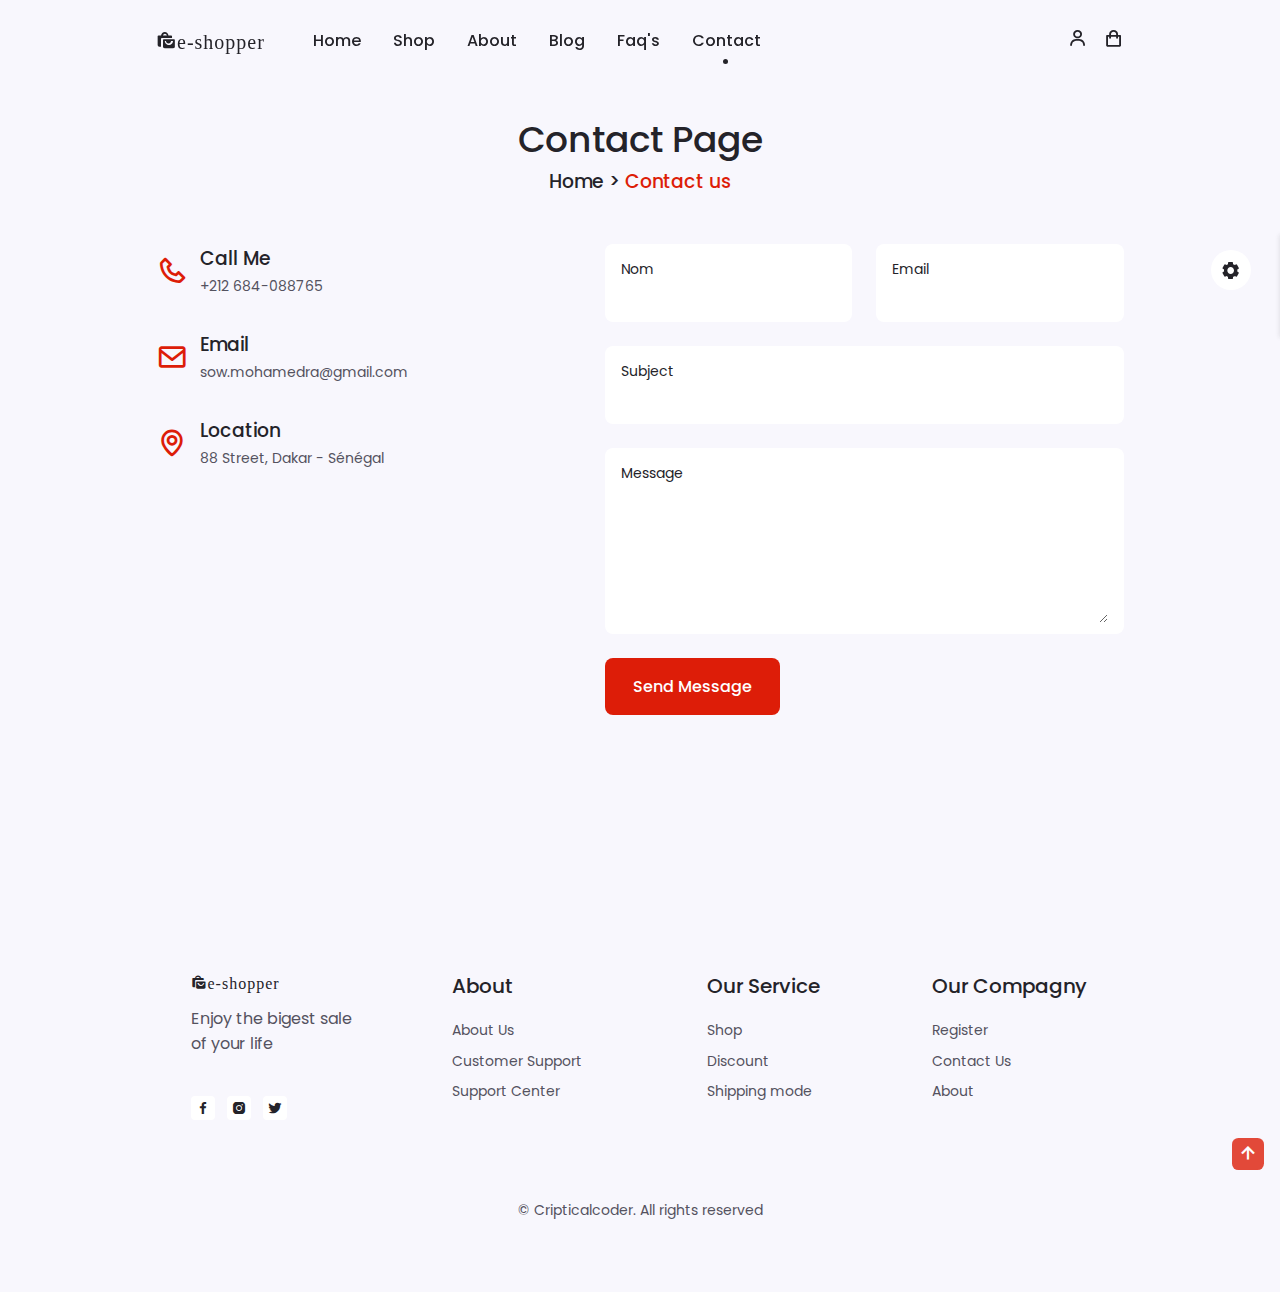
<file: contact.html>
<!DOCTYPE html>
<html lang="en">
<head>
    <meta charset="UTF-8">
    <meta http-equiv="X-UA-Compatible" content="IE=edge">
    <meta name="viewport" content="width=device-width, initial-scale=1.0">

    <!--=============== BOXICONS ===============-->
    <link rel="stylesheet" href="https://cdn.jsdelivr.net/npm/boxicons@latest/css/boxicons.min.css">

    <!--=============== SWIPER CSS ===============-->
    <link rel="stylesheet" href="assets/css/swiper-bundle.min.css">

    <!--=============== CSS ===============-->
    <link rel="stylesheet" href="assets/css/style.css">
    <link rel="stylesheet" class="js-color-style" href="assets/css/colors/color-1.css">

    <title>Responsive e-commerce website - Crypticalcoder</title>
</head>
<body>
    <!--=============== HEADER ===============-->
    <header class="header" id="header">
        <header class="header" id="header">
            <div class="nav container">
                <a href="index.html" class="nav_logo">
                    <i class="bx bxs-shopping-bags nav_logo-icon">e-shopper</i>
                </a>
    
                <div class="nav_menu" id="nav-menu">
                    <ul class="nav_list">
                        <li class="nav_item">
                            <a href="index.html" class="nav_link">Home</a>
                        </li>
    
                        <li class="nav_item">
                            <a href="shop.html" class="nav_link">Shop</a>
                        </li>
    
                        <li class="nav_item">
                            <a href="about.html" class="nav_link">About</a>
                        </li>
    
                        <li class="nav_item">
                            <a href="blog.html" class="nav_link">Blog</a>
                        </li>
    
                        <li class="nav_item">
                            <a href="faq.html" class="nav_link">Faq's</a>
                        </li>
    
                        <li class="nav_item">
                            <a href="contact.html" class="nav_link active-link">Contact</a>
                        </li>
                    </ul>
    
                    <div class="nav_close" id="nav-close">
                        <i class="bx bx-x"></i>
                    </div>
                </div>
    
                <div class="nav_btns">
                    <div class="login_toggle" id="Login-button">
                        <i class="bx bx-user"></i>
                    </div>
    
                    <div class="nav_shop" id="cart-shop">
                        <i class="bx bx-shopping-bag"></i>
                    </div>
    
                    <div class="nav_toggle" id="nav-toggle">
                        <i class="bx bx-grid-alt"></i>
                    </div>
                </div>
            </div>
        </header>
    </header>

    <!--=============== CART ===============-->
    <div class="cart" id="cart">
        <div class="cart " id="cart" >
            <i class="bx bx-x cart_close" id="cart-close"></i>
    
            <h2 class="cart_title-center">My Cart</h2>
    
            <div class="cart_container">
                <article class="cart_card">
                    <div class="cart_box">
                        <img src="assets/img/cart-1.png" alt="" class="cart_img">
                    </div>
    
                    <div class="cart_etoile">
                        <h3 class="cart_title">Windbreaker</h3>
                        <span class="cart_price">$12</span>
    
                        <div class="cart_amount">
                            <div class="cart_amount-content">
                                <span class="cart_amount-box">
                                    <i class="bx bx-minus"></i>
                                </span>
    
                                <span class="cart_amount-number">1</span>
    
                                <span class="cart_amount-box">
                                    <i class="bx bx-plus"></i>
                                </span>
                            </div>
    
                            <i class="bx bx-trash-alt cart_amount-trash"></i>
                        </div>
                    </div>
                </article>
    
                <article class="cart_card">
                    <div class="cart_box">
                        <img src="assets/img/cart-2.png" alt="" class="cart_img">
                    </div>
    
                    <div class="cart_etoile">
                        <h3 class="cart_title">Cardign Hoodie</h3>
                        <span class="cart_price">$18</span>
    
                        <div class="cart_amount">
                            <div class="cart_amount-content">
                                <span class="cart_amount-box">
                                    <i class="bx bx-minus"></i>
                                </span>
    
                                <span class="cart_amount-number">1</span>
    
                                <span class="cart_amount-box">
                                    <i class="bx bx-plus"></i>
                                </span>
                            </div>
    
                            <i class="bx bx-trash-alt cart_amount-trash"></i>
                        </div>
                    </div>
                </article>
    
                <article class="cart_card">
                    <div class="cart_box">
                        <img src="assets/img/cart-3.png" alt="" class="cart_img">
                    </div>
    
                    <div class="cart_etoile">
                        <h3 class="cart_title">Cartoon</h3>
                        <span class="cart_price">$08</span>
    
                        <div class="cart_amount">
                            <div class="cart_amount-content">
                                <span class="cart_amount-box">
                                    <i class="bx bx-minus"></i>
                                </span>
    
                                <span class="cart_amount-number">1</span>
    
                                <span class="cart_amount-box">
                                    <i class="bx bx-plus"></i>
                                </span>
                            </div>
    
                            <i class="bx bx-trash-alt cart_amount-trash"></i>
                        </div>
                    </div>
                </article>
            </div>
            
            <div class="cart_prices">
                <span class="cart_prices-item">3 item</span>
                <span class="cart_prices-total">$38</span>
            </div>
        </div>
    </div>

    <!--=============== LOGIN ===============-->
    <div class="login" id="login">
        <div class="login" id="Login">
            <i class="bx bx-x login_close" id="Login-close"></i>
    
            <h2 class="login_title-center">Login</h2>
    
            <form action="" class="login_form grid">
                <div class="login_content">
                    <label for="" class="login_label">Email</label>
                    <input type="email" class="login_input">
                </div>
    
                <div class="login_content">
                    <label for="" class="login_label">Password</label>
                    <input type="password" class="login_input">
                </div>
    
                <div class="">
                    <a href="#" class="button">Connexion</a>
                </div>
    
                <div class="">
                    <p class="signup">Vous n'etes pas membre? <a href="registration.html">Inscrivez vous maintenent</a></p>
                </div>
            </form>
        </div>
    </div>

    <!--=============== MAIN ===============-->
    <main class="main">
        <!--=============== CONTACT US ===============-->
        <section class="contact section container">
            <h2 class="breadcrumb_title">Contact Page</h2>
            <h3 class="breadcrumb_subtitle">Home > <span>Contact us</span></h3>

            <div class="contact_container grid">
                <div class="">
                    <div class="contact_information">
                        <i class="bx bx-phone contact_icon"></i>
                        <div>
                            <h3 class="contasct_title">Call Me</h3>
                            <span class="contact_subtitle">+212 684-088765</span>
                        </div>
                    </div>

                    <div class="contact_information">
                        <i class="bx bx-envelope contact_icon"></i>
                        <div>
                            <h3 class="contasct_title">Email</h3>
                            <span class="contact_subtitle">sow.mohamedra@gmail.com</span>
                        </div>
                    </div>

                    <div class="contact_information">
                        <i class="bx bx-map contact_icon"></i>
                        <div>
                            <h3 class="contasct_title">Location</h3>
                            <span class="contact_subtitle">88 Street, Dakar - Sénégal</span>
                        </div>
                    </div>
                </div>

                <form action="" class="contact_form grid">
                    <div class="contact_inputs grid">
                        <div class="contact_content">
                            <label for="" class="contact_label">Nom</label>
                            <input type="text" class="contact_input">
                        </div>
                        <div class="contact_content">
                            <label for="" class="contact_label">Email</label>
                            <input type="email" class="contact_input">
                        </div>
                    </div>

                        <div class="contact_content">
                            <label for="" class="contact_label">Subject</label>
                            <input type="text" class="contact_input">
                        </div>

                        <div class="contact_content">
                            <label for="" class="contact_label">Message</label>
                            <textarea name="" id="" cols="0" rows="7" class="contact_input"></textarea>
                        </div>

                        <div>
                            <a href="#" class="button">Send Message</a>
                        </div>
                </form>
            </div>
        </section>
    </main>

    <!--=============== FOOTER ===============-->
    <footer class="footer section">
        <footer class="footer section">
            <div class="footer_container container grid">
                <!-- FOOTER CONTENT 1-->
                <div class="footer_content">
                    <a href="#" class="footer_logo">
                        <i class="bx bxs-shopping-bags footer_logo-icon">e-shopper</i>
                    </a>
    
                    <p class="footer_description">Enjoy the bigest sale <br> of your life</p>
    
                    <div class="footer_social">
                        <a href="#" class="footer_social-link"><i class="bx bxl-facebook"></i></a>
                        <a href="#" class="footer_social-link"><i class="bx bxl-instagram-alt"></i></a>
                        <a href="#" class="footer_social-link"><i class="bx bxl-twitter"></i></a>
                    </div>
                </div>
    
                <!-- FOOTER CONTENT 2-->
                <div class="footer_content">
                    <h3 class="footer_title">About</h3>
    
                    <ul class="footer_links">
                        <li><a href="#" class="footer_link">About Us</a></li>
                        <li><a href="#" class="footer_link">Customer Support</a></li>
                        <li><a href="#" class="footer_link">Support Center</a></li>
                    </ul>
                </div>
    
                <!-- FOOTER CONTENT 3-->
                <div class="footer_content">
                    <h3 class="footer_title">Our Service</h3>
    
                    <ul class="footer_links">
                        <li><a href="#" class="footer_link">Shop</a></li>
                        <li><a href="#" class="footer_link">Discount</a></li>
                        <li><a href="#" class="footer_link">Shipping mode</a></li>
                    </ul>
                </div>
    
                <!-- FOOTER CONTENT 4-->
                <div class="footer_content">
                    <h3 class="footer_title">Our Compagny</h3>
    
                    <ul class="footer_links">
                        <li><a href="#" class="footer_link">Register</a></li>
                        <li><a href="#" class="footer_link">Contact Us</a></li>
                        <li><a href="#" class="footer_link">About</a></li>
                    </ul>
                </div>
            </div>
    
            <span class="footer_copy">&#169; Cripticalcoder. All rights reserved</span>
        </footer>
    </footer>

    <!--=============== SCROLL UP ===============-->
    <a href="#" class="scrollup" id="scroll-up">
        <i class="bx bx-up-arrow-alt scroll_icon"></i>
    </a>
    <!--=============== STYLE SWITCHER ===============-->
    <div class="style_switcher">
        <div class="style_switcher-toggler s_icon">
            <i class="bx bxs-cog bx-spin"></i>
        </div>

        <h4>Theme Colors</h4>

        <div class="theme_colors js-theme-colors">
            <button type="button" data-js-theme-color="color-1" class="js-theme-color-item active theme-button color-1"><i class="bx bx-check"></i></button>
            <button type="button" data-js-theme-color="color-2" class="js-theme-color-item theme-button color-2"><i class="bx bx-check"></i></button>
            <button type="button" data-js-theme-color="color-3" class="js-theme-color-item theme-button color-3"><i class="bx bx-check"></i></button>
            <button type="button" data-js-theme-color="color-4" class="js-theme-color-item theme-button color-4"><i class="bx bx-check"></i></button>
            <button type="button" data-js-theme-color="color-5" class="js-theme-color-item theme-button color-5"><i class="bx bx-check"></i></button>
        </div>
    </div>

    <!--=============== SWIPER JS ===============-->
    <script src="assets/js/swiper-bundle.min.js"></script>

    <!--=============== JS ===============-->
    <script src="assets/js/main.js"></script>
</body>
</html>
</file>
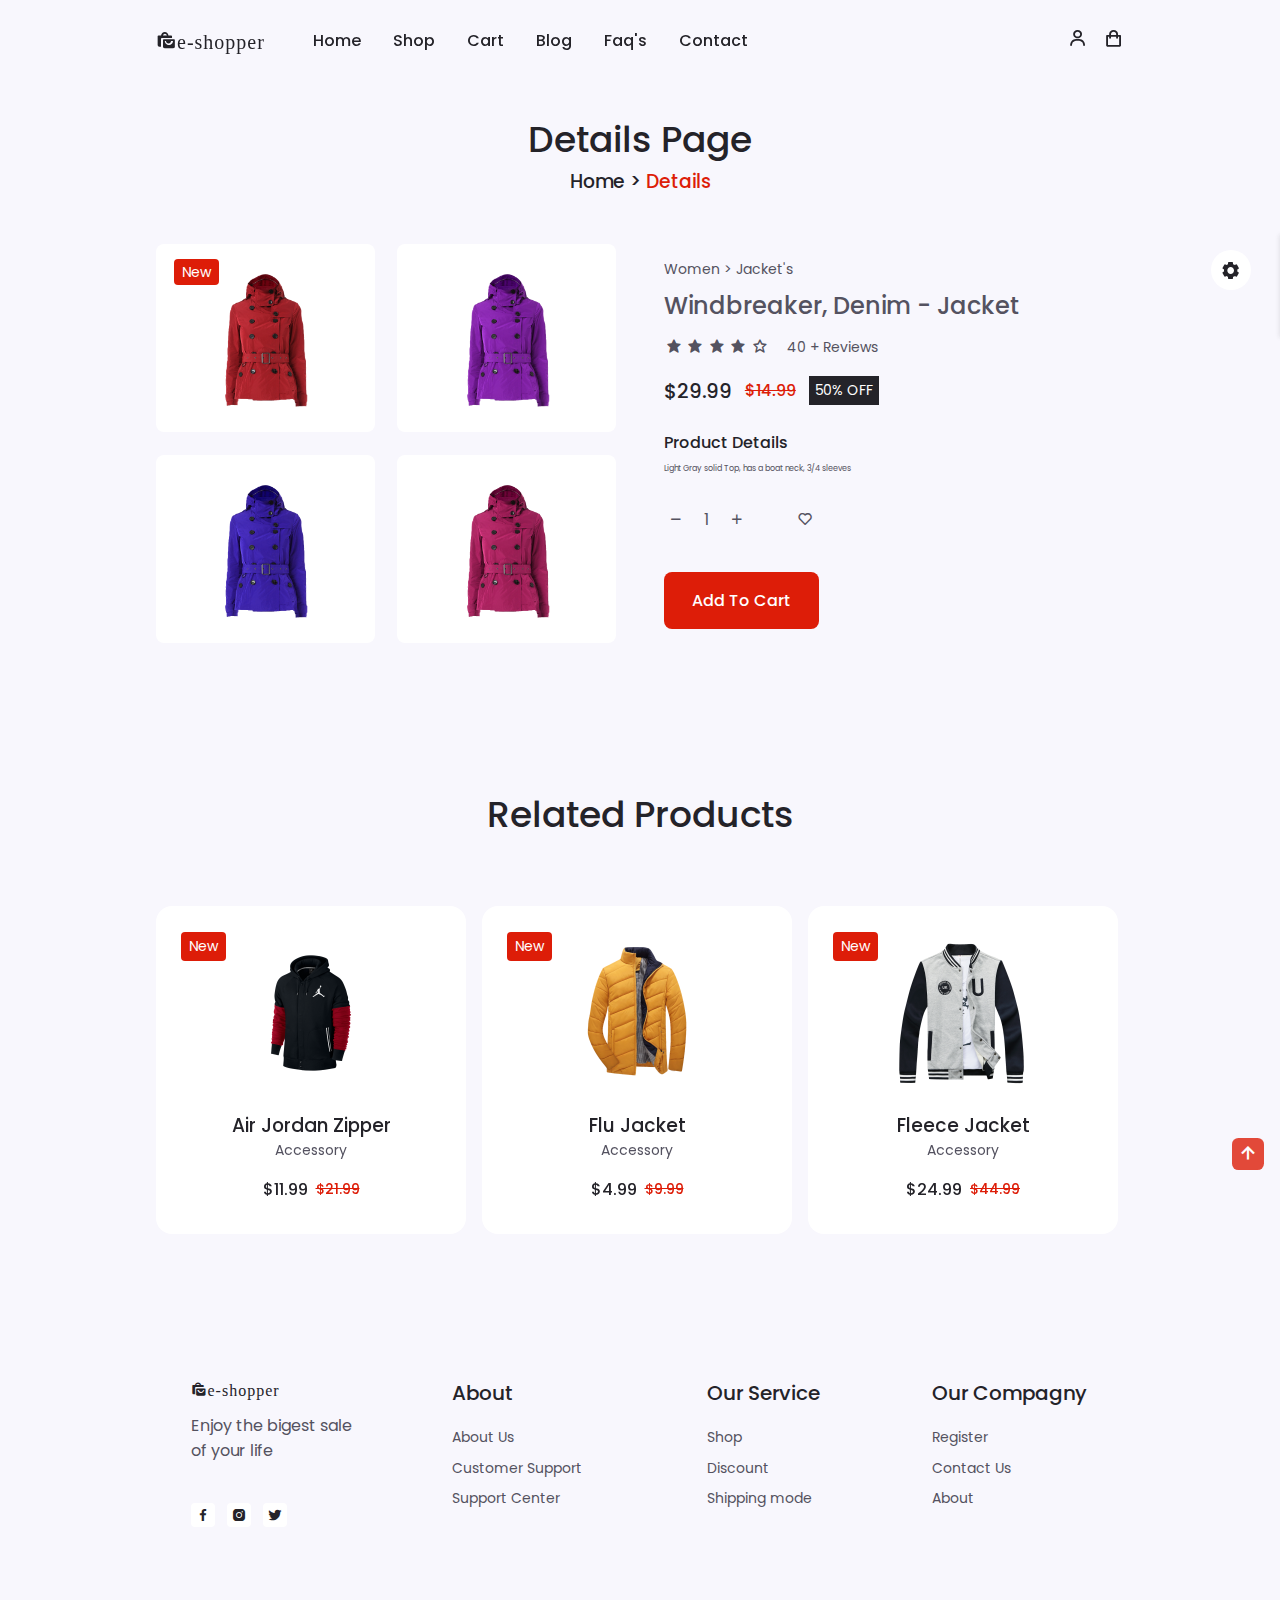
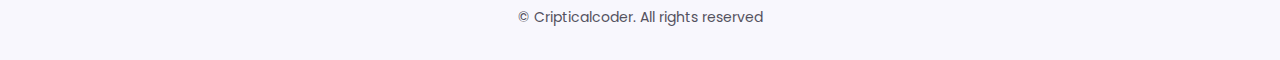
<file: details.html>
<!DOCTYPE html>
<html lang="en">
<head>
    <meta charset="UTF-8">
    <meta http-equiv="X-UA-Compatible" content="IE=edge">
    <meta name="viewport" content="width=device-width, initial-scale=1.0">

    <!--=============== BOXICONS ===============-->
    <link rel="stylesheet" href="https://cdn.jsdelivr.net/npm/boxicons@latest/css/boxicons.min.css">

    <!--=============== SWIPER CSS ===============-->
    <link rel="stylesheet" href="assets/css/swiper-bundle.min.css">

    <!--=============== CSS ===============-->
    <link rel="stylesheet" href="assets/css/style.css">
    <link rel="stylesheet" class="js-color-style" href="assets/css/colors/color-1.css">

    <title>Responsive e-commerce website - Crypticalcoder</title>
</head>
<body>
    <!--=============== HEADER ===============-->
    <header class="header" id="header">
        <div class="nav container">
            <a href="index.html" class="nav_logo">
                <i class="bx bxs-shopping-bags nav_logo-icon">e-shopper</i>
            </a>

            <div class="nav_menu" id="nav-menu">
                <ul class="nav_list">
                    <li class="nav_item">
                        <a href="index.html" class="nav_link">Home</a>
                    </li>

                    <li class="nav_item">
                        <a href="shop.html" class="nav_link ">Shop</a>
                    </li>

                    <li class="nav_item">
                        <a href="cart.html" class="nav_link ">Cart</a>
                    </li>

                    <li class="nav_item">
                        <a href="blog.html" class="nav_link ">Blog</a>
                    </li>

                    <li class="nav_item">
                        <a href="faq.html" class="nav_link ">Faq's</a>
                    </li>

                    <li class="nav_item">
                        <a href="contact.html" class="nav_link ">Contact</a>
                    </li>
                </ul>

                <div class="nav_close" id="nav-close">
                    <i class="bx bx-x"></i>
                </div>
            </div>

            <div class="nav_btns">
                <div class="login_toggle" id="Login-button">
                    <i class="bx bx-user"></i>
                </div>

                <div class="nav_shop" id="cart-shop">
                    <i class="bx bx-shopping-bag"></i>
                </div>

                <div class="nav_toggle" id="nav-toggle">
                    <i class="bx bx-grid-alt"></i>
                </div>
            </div>
        </div>
    </header>

    <!--=============== CART ===============-->
    <div class="cart " id="cart" >
        <i class="bx bx-x cart_close" id="cart-close"></i>

        <h2 class="cart_title-center">My Cart</h2>

        <div class="cart_container">
            <article class="cart_card">
                <div class="cart_box">
                    <img src="assets/img/cart-1.png" alt="" class="cart_img">
                </div>

                <div class="cart_etoile">
                    <h3 class="cart_title">Windbreaker</h3>
                    <span class="cart_price">$12</span>

                    <div class="cart_amount">
                        <div class="cart_amount-content">
                            <span class="cart_amount-box">
                                <i class="bx bx-minus"></i>
                            </span>

                            <span class="cart_amount-number">1</span>

                            <span class="cart_amount-box">
                                <i class="bx bx-plus"></i>
                            </span>
                        </div>

                        <i class="bx bx-trash-alt cart_amount-trash"></i>
                    </div>
                </div>
            </article>

            <article class="cart_card">
                <div class="cart_box">
                    <img src="assets/img/cart-2.png" alt="" class="cart_img">
                </div>

                <div class="cart_etoile">
                    <h3 class="cart_title">Cardign Hoodie</h3>
                    <span class="cart_price">$18</span>

                    <div class="cart_amount">
                        <div class="cart_amount-content">
                            <span class="cart_amount-box">
                                <i class="bx bx-minus"></i>
                            </span>

                            <span class="cart_amount-number">1</span>

                            <span class="cart_amount-box">
                                <i class="bx bx-plus"></i>
                            </span>
                        </div>

                        <i class="bx bx-trash-alt cart_amount-trash"></i>
                    </div>
                </div>
            </article>

            <article class="cart_card">
                <div class="cart_box">
                    <img src="assets/img/cart-3.png" alt="" class="cart_img">
                </div>

                <div class="cart_etoile">
                    <h3 class="cart_title">Cartoon</h3>
                    <span class="cart_price">$08</span>

                    <div class="cart_amount">
                        <div class="cart_amount-content">
                            <span class="cart_amount-box">
                                <i class="bx bx-minus"></i>
                            </span>

                            <span class="cart_amount-number">1</span>

                            <span class="cart_amount-box">
                                <i class="bx bx-plus"></i>
                            </span>
                        </div>

                        <i class="bx bx-trash-alt cart_amount-trash"></i>
                    </div>
                </div>
            </article>
        </div>
        
        <div class="cart_prices">
            <span class="cart_prices-item">3 item</span>
            <span class="cart_prices-total">$38</span>
        </div>
    </div>

    <!--=============== LOGIN ===============-->
    <div class="login" id="Login">
        <i class="bx bx-x login_close" id="Login-close"></i>

        <h2 class="login_title-center">Login</h2>

        <form action="" class="login_form grid">
            <div class="login_content">
                <label for="" class="login_label">Email</label>
                <input type="email" class="login_input">
            </div>

            <div class="login_content">
                <label for="" class="login_label">Password</label>
                <input type="password" class="login_input">
            </div>

            <div class="">
                <a href="#" class="button">Connexion</a>
            </div>

            <div class="">
                <p class="signup">Vous n'etes pas membre? <a href="registration.html">Inscrivez vous maintenent</a></p>
            </div>
        </form>
    </div>

    <!--=============== MAIN ===============-->
    <main class="main">
        <!--=============== DETAILS ===============-->
        <section class="details section container">
            <h2 class="breadcrumb_title">Details Page</h2>
                <h3 class="breadcrumb_subtitle">Home > <span>Details</span></h3>

                <div class="details_container grid">
                    <div class="product_images grid">
                        <div class="product_img">
                            <div class="details_img-tag">New</div>
                            <img src="assets/img/details-1.png" alt="">
                        </div>
                        <div class="product_img">
                            <img src="assets/img/details-2.png" alt="">
                        </div>
                        <div class="product_img">
                            <img src="assets/img/details-3.png" alt="">
                        </div>
                        <div class="product_img">
                            <img src="assets/img/details-4.png" alt="">
                        </div>
                    </div>

                    <div class="product_info">
                        <p class="details_subtitle">Women > Jacket's</p>
                        <h3 class="details_title">Windbreaker, Denim - Jacket</h3>

                        <div class="rating">
                            <div class="stars">
                                <i class="bx bxs-star"></i>
                                <i class="bx bxs-star"></i>
                                <i class="bx bxs-star"></i>
                                <i class="bx bxs-star"></i>
                                <i class="bx bx-star"></i>
                            </div>
                            <span class="reviews_count">40 + Reviews</span>
                        </div>

                        <div class="details_prices">
                            <span class="details_price">$29.99</span>
                            <span class="details_discount">$14.99</span>
                            <span class="discount_percentage">50% OFF</span>
                        </div>

                        <div class="details_description">
                            <h3 class="description_title">Product Details</h3>
                            <div class="description_details">
                                <p>Light Gray solid Top, has a boat neck, 3/4 sleeves</p>
                            </div>
                        </div>

                        <div class="cart_amount">
                            <div class="cart_amount-content">
                                <span class="cart_amount-box">
                                    <i class="bx bx-minus"></i>
                                </span>
    
                                <span class="cart_amount-number">1</span>
    
                                <span class="cart_amount-box">
                                    <i class="bx bx-plus"></i>
                                </span>
                            </div>
    
                            <i class="bx bx-heart cart_amount-heart"></i>
                        </div>

                        <a href="#" class="button">Add To Cart</a>
                    </div>
                </div>
        </section>

        <!--=============== RELATED PRODUCTS ===============-->
        <section class="related__products section">
            <h2 class="section_title">Related Products</h2>

            <div class="new_container container">
                <div class="swiper new_swiper">
                    <div class="swiper-wrapper">
                        <!--  NEW CONTENT 1-->
                        <div class="new_content">
                            <div class="new_tag">New</div>
                            <img src="assets/img/new-1.png" alt="" class="new_img">
                            <h3 class="new_tittle">Windbreaker Jacket</h3>
                            <span class="new_subtitle">Accessory</span>

                            <div class="new_prices">
                                <span class="new_price">$14.99</span>
                                <span class="new_discount">$29.99</span>
                            </div>

                            <a href="details.html" class="button new_button">
                                <i class="bx bx-cart-alt new_icon"></i>
                            </a>
                        </div>

                         <!--  NEW CONTENT 2-->
                         <div class="new_content swiper-slide">
                            <div class="new_tag">New</div>
                            <img src="assets/img/new-2.png" alt="" class="new_img">
                            <h3 class="new_tittle">Air Jordan Zipper</h3>
                            <span class="new_subtitle">Accessory</span>

                            <div class="new_prices">
                                <span class="new_price">$11.99</span>
                                <span class="new_discount">$21.99</span>
                            </div>

                            <a href="details.html" class="button new_button">
                                <i class="bx bx-cart-alt new_icon"></i>
                            </a>
                        </div>

                         <!--  NEW CONTENT 3-->
                         <div class="new_content swiper-slide">
                            <div class="new_tag">New</div>
                            <img src="assets/img/new-3.png" alt="" class="new_img">
                            <h3 class="new_tittle">Flu Jacket</h3>
                            <span class="new_subtitle">Accessory</span>

                            <div class="new_prices">
                                <span class="new_price">$4.99</span>
                                <span class="new_discount">$9.99</span>
                            </div>

                            <a href="details.html" class="button new_button">
                                <i class="bx bx-cart-alt new_icon"></i>
                            </a>
                        </div>

                         <!--  NEW CONTENT 4-->
                         <div class="new_content swiper-slide">
                            <div class="new_tag">New</div>
                            <img src="assets/img/new-4.png" alt="" class="new_img">
                            <h3 class="new_tittle">Fleece Jacket</h3>
                            <span class="new_subtitle">Accessory</span>

                            <div class="new_prices">
                                <span class="new_price">$24.99</span>
                                <span class="new_discount">$44.99</span>
                            </div>

                            <a href="details.html" class="button new_button">
                                <i class="bx bx-cart-alt new_icon"></i>
                            </a>
                        </div>

                         <!--  NEW CONTENT 5-->
                         <div class="new_content swiper-slide">
                            <div class="new_tag">New</div>
                            <img src="assets/img/new-5.png" alt="" class="new_img">
                            <h3 class="new_tittle">Nike Hoodie</h3>
                            <span class="new_subtitle">Accessory</span>

                            <div class="new_prices">
                                <span class="new_price">$7.99</span>
                                <span class="new_discount">$14.99</span>
                            </div>

                            <a href="details.html" class="button new_button">
                                <i class="bx bx-cart-alt new_icon"></i>
                            </a>
                        </div>

                         <!--  NEW CONTENT 6-->
                         <div class="new_content swiper-slide">
                            <div class="new_tag new__tag">New</div>
                            <img src="assets/img/new-6.png" alt="" class="new_img">
                            <h3 class="new_tittle">Fleece Jacket</h3>
                            <span class="new_subtitle">Accessory</span>

                            <div class="new_prices">
                                <span class="new_price">$5.99</span>
                                <span class="new_discount">$12.99</span>
                            </div>

                            <a href="details.html" class="button new_button">
                                <i class="bx bx-cart-alt new_icon"></i>
                            </a>
                        </div>
                    </div>
                </div>
            </div>
        </section>
    </main>

    <!--=============== FOOTER ===============-->
    <footer class="footer section">
        <div class="footer_container container grid">
            <!-- FOOTER CONTENT 1-->
            <div class="footer_content">
                <a href="#" class="footer_logo">
                    <i class="bx bxs-shopping-bags footer_logo-icon">e-shopper</i>
                </a>

                <p class="footer_description">Enjoy the bigest sale <br> of your life</p>

                <div class="footer_social">
                    <a href="#" class="footer_social-link"><i class="bx bxl-facebook"></i></a>
                    <a href="#" class="footer_social-link"><i class="bx bxl-instagram-alt"></i></a>
                    <a href="#" class="footer_social-link"><i class="bx bxl-twitter"></i></a>
                </div>
            </div>

            <!-- FOOTER CONTENT 2-->
            <div class="footer_content">
                <h3 class="footer_title">About</h3>

                <ul class="footer_links">
                    <li><a href="about.html" class="footer_link">About Us</a></li>
                    <li><a href="#" class="footer_link">Customer Support</a></li>
                    <li><a href="#" class="footer_link">Support Center</a></li>
                </ul>
            </div>

            <!-- FOOTER CONTENT 3-->
            <div class="footer_content">
                <h3 class="footer_title">Our Service</h3>

                <ul class="footer_links">
                    <li><a href="#" class="footer_link">Shop</a></li>
                    <li><a href="#" class="footer_link">Discount</a></li>
                    <li><a href="#" class="footer_link">Shipping mode</a></li>
                </ul>
            </div>

            <!-- FOOTER CONTENT 4-->
            <div class="footer_content">
                <h3 class="footer_title">Our Compagny</h3>

                <ul class="footer_links">
                    <li><a href="#" class="footer_link">Register</a></li>
                    <li><a href="#" class="footer_link">Contact Us</a></li>
                    <li><a href="about.html" class="footer_link">About</a></li>
                </ul>
            </div>
        </div>

        <span class="footer_copy">&#169; Cripticalcoder. All rights reserved</span>
    </footer>

    <!--=============== LIGHTBOX ===============-->
    <div class="lightbox ">
        <div class="lightbox_content">
            <div class="lightbox_close">&times;</div>
            <img src="assets/img/details-2.png" alt="" class="lightbox_img">
            <div class="lightbox_caption">
                <div class="caption_text">e-shopper</div>
                <div class="caption_counter"></div>
            </div>
        </div>

        <div class="lightbox_controls">
            <div class="prev_item" onclick="prevItem()"><i class="bx bx-chevron-left"></i></div>
            <div class="next_item" onclick="nextItem()"><i class="bx bx-chevron-right"></i></div>
        </div>
    </div>

    <!--=============== SCROLL UP ===============-->
    <a href="#" class="scrollup" id="scroll-up">
        <i class="bx bx-up-arrow-alt scroll_icon"></i>
    </a>

    <!--=============== STYLE SWITCHER ===============-->
    <div class="style_switcher">
        <div class="style_switcher-toggler s_icon">
            <i class="bx bxs-cog bx-spin"></i>
        </div>

        <h4>Theme Colors</h4>

        <div class="theme_colors js-theme-colors">
            <button type="button" data-js-theme-color="color-1" class="js-theme-color-item active theme-button color-1"><i class="bx bx-check"></i></button>
            <button type="button" data-js-theme-color="color-2" class="js-theme-color-item theme-button color-2"><i class="bx bx-check"></i></button>
            <button type="button" data-js-theme-color="color-3" class="js-theme-color-item theme-button color-3"><i class="bx bx-check"></i></button>
            <button type="button" data-js-theme-color="color-4" class="js-theme-color-item theme-button color-4"><i class="bx bx-check"></i></button>
            <button type="button" data-js-theme-color="color-5" class="js-theme-color-item theme-button color-5"><i class="bx bx-check"></i></button>
        </div>
    </div>

    <!--=============== LIGHTBOX ===============-->
    <script>
        const productItems = document.querySelectorAll(".product_img"),
            totalProductItems = productItems.length,
            lightbox = document.querySelector(".lightbox"),
            lightboxImg = lightbox.querySelector(".lightbox_img"),
            lightboxClose = lightbox.querySelector(".lightbox_close"),
            lightboxCounter = lightbox.querySelector(".caption_counter");
        let itemIndex = 0;

        for(let i=0; i<totalProductItems; i++){
            productItems[i].addEventListener("click", function() {
                itemIndex=i;
                changeItem();
                toggleLightbox()
            })
        }

        function nextItem() {
            if(itemIndex == totalProductItems-1) {
                itemIndex=0;
            }
            else{
                itemIndex++
            }
            changeItem()
        }

        function prevItem() {
            if(itemIndex == 0) {
                itemIndex=totalProductItems-1;
            }
            else{
                itemIndex--
            }
            changeItem()
        }

        function toggleLightbox() {
            lightbox.classList.toggle("open");
        }

        function changeItem(){
            imgSrc = productItems[itemIndex].querySelector(".product_img img").getAttribute("src");
            lightboxImg.src = imgSrc;
            lightboxCounter.innerHTML = (itemIndex + 1) + " of " + totalProductItems;
        } 

        // Close lightbox
        lightbox.addEventListener("click", function() {
                if(event.target === lightboxClose || event.target === lightbox) {
                    toggleLightbox()
                }
            })

    </script>

    <!--=============== SWIPER JS ===============-->
    <script src="assets/js/swiper-bundle.min.js"></script>

    <!--=============== JS ===============-->
    <script src="assets/js/main.js"></script>
</body>
</html>
</file>
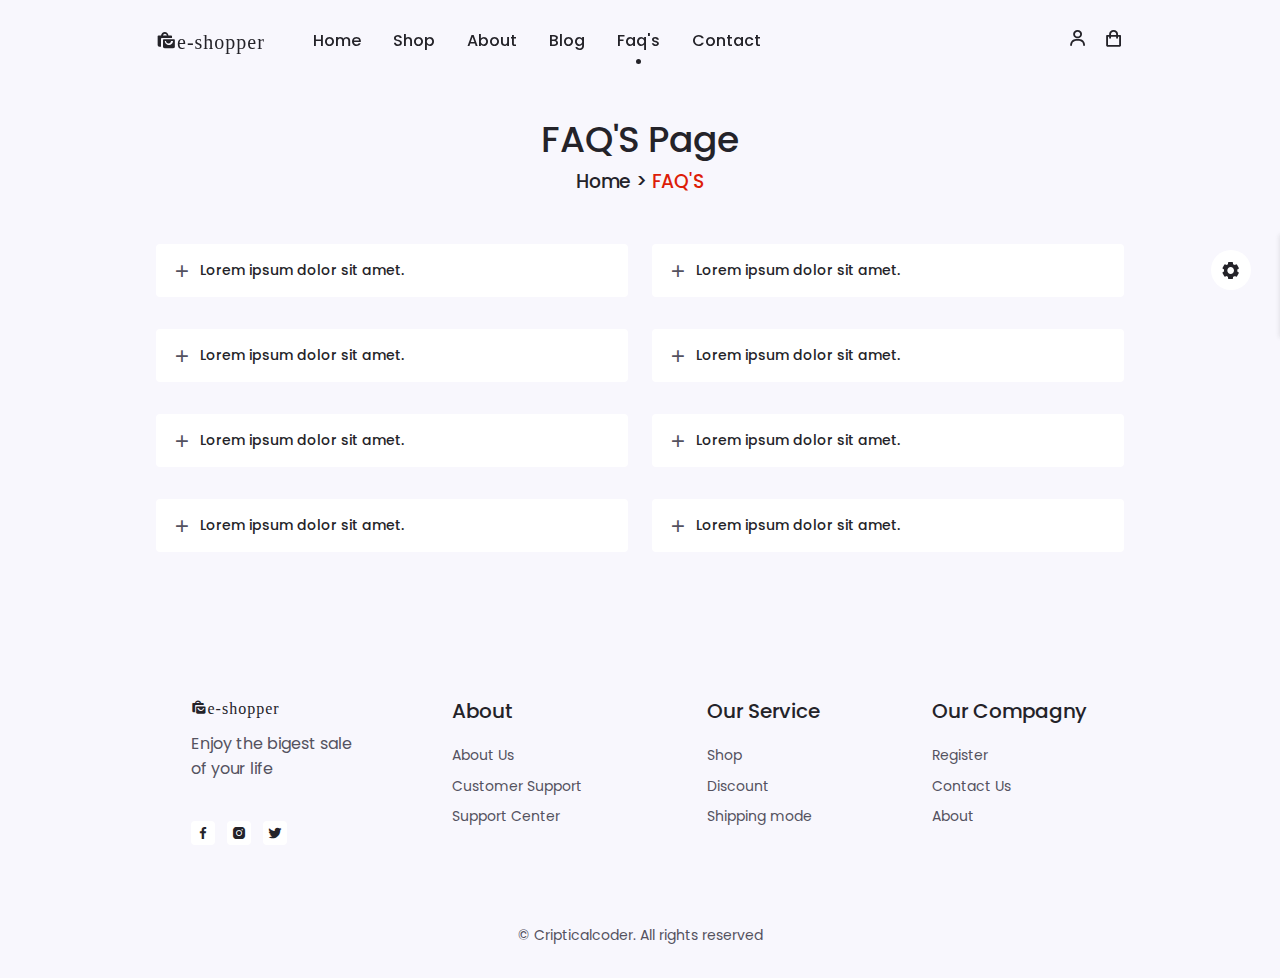
<file: faq.html>
<!DOCTYPE html>
<html lang="en">
<head>
    <meta charset="UTF-8">
    <meta http-equiv="X-UA-Compatible" content="IE=edge">
    <meta name="viewport" content="width=device-width, initial-scale=1.0">

    <!--=============== BOXICONS ===============-->
    <link rel="stylesheet" href="https://cdn.jsdelivr.net/npm/boxicons@latest/css/boxicons.min.css">

    <!--=============== SWIPER CSS ===============-->
    <link rel="stylesheet" href="assets/css/swiper-bundle.min.css">

    <!--=============== CSS ===============-->
    <link rel="stylesheet" href="assets/css/style.css">
    <link rel="stylesheet" class="js-color-style" href="assets/css/colors/color-1.css">

    <title>Responsive e-commerce website - Crypticalcoder</title>
</head>
<body>
    <!--=============== HEADER ===============-->
    <header class="header" id="header">
        <div class="nav container">
            <a href="index.html" class="nav_logo">
                <i class="bx bxs-shopping-bags nav_logo-icon">e-shopper</i>
            </a>

            <div class="nav_menu" id="nav-menu">
                <ul class="nav_list">
                    <li class="nav_item">
                        <a href="index.html" class="nav_link">Home</a>
                    </li>

                    <li class="nav_item">
                        <a href="shop.html" class="nav_link ">Shop</a>
                    </li>

                    <li class="nav_item">
                        <a href="about.html" class="nav_link ">About</a>
                    </li>

                    <li class="nav_item">
                        <a href="blog.html" class="nav_link ">Blog</a>
                    </li>

                    <li class="nav_item">
                        <a href="faq.html" class="nav_link active-link">Faq's</a>
                    </li>

                    <li class="nav_item">
                        <a href="contact.html" class="nav_link ">Contact</a>
                    </li>
                </ul>

                <div class="nav_close" id="nav-close">
                    <i class="bx bx-x"></i>
                </div>
            </div>

            <div class="nav_btns">
                <div class="login_toggle" id="Login-button">
                    <i class="bx bx-user"></i>
                </div>

                <div class="nav_shop" id="cart-shop">
                    <i class="bx bx-shopping-bag"></i>
                </div>

                <div class="nav_toggle" id="nav-toggle">
                    <i class="bx bx-grid-alt"></i>
                </div>
            </div>
        </div>
    </header>

    <!--=============== CART ===============-->
    <div class="cart " id="cart" >
        <i class="bx bx-x cart_close" id="cart-close"></i>

        <h2 class="cart_title-center">My Cart</h2>

        <div class="cart_container">
            <article class="cart_card">
                <div class="cart_box">
                    <img src="assets/img/cart-1.png" alt="" class="cart_img">
                </div>

                <div class="cart_etoile">
                    <h3 class="cart_title">Windbreaker</h3>
                    <span class="cart_price">$12</span>

                    <div class="cart_amount">
                        <div class="cart_amount-content">
                            <span class="cart_amount-box">
                                <i class="bx bx-minus"></i>
                            </span>

                            <span class="cart_amount-number">1</span>

                            <span class="cart_amount-box">
                                <i class="bx bx-plus"></i>
                            </span>
                        </div>

                        <i class="bx bx-trash-alt cart_amount-trash"></i>
                    </div>
                </div>
            </article>

            <article class="cart_card">
                <div class="cart_box">
                    <img src="assets/img/cart-2.png" alt="" class="cart_img">
                </div>

                <div class="cart_etoile">
                    <h3 class="cart_title">Cardign Hoodie</h3>
                    <span class="cart_price">$18</span>

                    <div class="cart_amount">
                        <div class="cart_amount-content">
                            <span class="cart_amount-box">
                                <i class="bx bx-minus"></i>
                            </span>

                            <span class="cart_amount-number">1</span>

                            <span class="cart_amount-box">
                                <i class="bx bx-plus"></i>
                            </span>
                        </div>

                        <i class="bx bx-trash-alt cart_amount-trash"></i>
                    </div>
                </div>
            </article>

            <article class="cart_card">
                <div class="cart_box">
                    <img src="assets/img/cart-3.png" alt="" class="cart_img">
                </div>

                <div class="cart_etoile">
                    <h3 class="cart_title">Cartoon</h3>
                    <span class="cart_price">$08</span>

                    <div class="cart_amount">
                        <div class="cart_amount-content">
                            <span class="cart_amount-box">
                                <i class="bx bx-minus"></i>
                            </span>

                            <span class="cart_amount-number">1</span>

                            <span class="cart_amount-box">
                                <i class="bx bx-plus"></i>
                            </span>
                        </div>

                        <i class="bx bx-trash-alt cart_amount-trash"></i>
                    </div>
                </div>
            </article>
        </div>
        
        <div class="cart_prices">
            <span class="cart_prices-item">3 item</span>
            <span class="cart_prices-total">$38</span>
        </div>
    </div>

    <!--=============== LOGIN ===============-->
    <div class="login" id="Login">
        <i class="bx bx-x login_close" id="Login-close"></i>

        <h2 class="login_title-center">Login</h2>

        <form action="" class="login_form grid">
            <div class="login_content">
                <label for="" class="login_label">Email</label>
                <input type="email" class="login_input">
            </div>

            <div class="login_content">
                <label for="" class="login_label">Password</label>
                <input type="password" class="login_input">
            </div>

            <div class="">
                <a href="#" class="button">Connexion</a>
            </div>

            <div class="">
                <p class="signup">Vous n'etes pas membre? <a href="registration.html">Inscrivez vous maintenent</a></p>
            </div>
        </form>
    </div>

    <!--=============== MAIN ===============-->
    <main class="main">
        <!--=============== FAQ'S ===============-->
        <section class="questions section container">
            <h2 class="breadcrumb_title">FAQ'S Page</h2>
            <h3 class="breadcrumb_subtitle">Home > <span>FAQ'S</span></h3>

            <div class="questions_container grid">
                <div class="questions_group">
                    <div class="questions_item">
                        <header class="questions_header">
                            <i class="bx bx-plus questions_icon"></i>
                            <h3 class="questions_item-title">Lorem ipsum dolor sit amet.</h3>
                        </header>

                        <div class="questions_content">
                            <p class="questions_description">
                                Lorem ipsum dolor sit amet consectetur, adipisicing elit. 
                                Doloribus doloremque eum officia eligendi atque iusto?
                            </p>
                        </div>
                    </div>

                    <div class="questions_item">
                        <header class="questions_header">
                            <i class="bx bx-plus questions_icon"></i>
                            <h3 class="questions_item-title">Lorem ipsum dolor sit amet.</h3>
                        </header>

                        <div class="questions_content">
                            <p class="questions_description">
                                Lorem ipsum dolor sit amet consectetur, adipisicing elit. 
                                Doloribus doloremque eum officia eligendi atque iusto?
                            </p>
                        </div>
                    </div>

                    <div class="questions_item">
                        <header class="questions_header">
                            <i class="bx bx-plus questions_icon"></i>
                            <h3 class="questions_item-title">Lorem ipsum dolor sit amet.</h3>
                        </header>

                        <div class="questions_content">
                            <p class="questions_description">
                                Lorem ipsum dolor sit amet consectetur, adipisicing elit. 
                                Doloribus doloremque eum officia eligendi atque iusto?
                            </p>
                        </div>
                    </div>

                    <div class="questions_item">
                        <header class="questions_header">
                            <i class="bx bx-plus questions_icon"></i>
                            <h3 class="questions_item-title">Lorem ipsum dolor sit amet.</h3>
                        </header>

                        <div class="questions_content">
                            <p class="questions_description">
                                Lorem ipsum dolor sit amet consectetur, adipisicing elit. 
                                Doloribus doloremque eum officia eligendi atque iusto?
                            </p>
                        </div>
                    </div>
                </div>

                <div class="questions_group">
                    <div class="questions_item">
                        <header class="questions_header">
                            <i class="bx bx-plus questions_icon"></i>
                            <h3 class="questions_item-title">Lorem ipsum dolor sit amet.</h3>
                        </header>

                        <div class="questions_content">
                            <p class="questions_description">
                                Lorem ipsum dolor sit amet consectetur, adipisicing elit. 
                                Doloribus doloremque eum officia eligendi atque iusto?
                            </p>
                        </div>
                    </div>

                    <div class="questions_item">
                        <header class="questions_header">
                            <i class="bx bx-plus questions_icon"></i>
                            <h3 class="questions_item-title">Lorem ipsum dolor sit amet.</h3>
                        </header>

                        <div class="questions_content">
                            <p class="questions_description">
                                Lorem ipsum dolor sit amet consectetur, adipisicing elit. 
                                Doloribus doloremque eum officia eligendi atque iusto?
                            </p>
                        </div>
                    </div>

                    <div class="questions_item">
                        <header class="questions_header">
                            <i class="bx bx-plus questions_icon"></i>
                            <h3 class="questions_item-title">Lorem ipsum dolor sit amet.</h3>
                        </header>

                        <div class="questions_content">
                            <p class="questions_description">
                                Lorem ipsum dolor sit amet consectetur, adipisicing elit. 
                                Doloribus doloremque eum officia eligendi atque iusto?
                            </p>
                        </div>
                    </div>

                    <div class="questions_item">
                        <header class="questions_header">
                            <i class="bx bx-plus questions_icon"></i>
                            <h3 class="questions_item-title">Lorem ipsum dolor sit amet.</h3>
                        </header>

                        <div class="questions_content">
                            <p class="questions_description">
                                Lorem ipsum dolor sit amet consectetur, adipisicing elit. 
                                Doloribus doloremque eum officia eligendi atque iusto?
                            </p>
                        </div>
                    </div>
                </div>
            </div>
        </section>
    </main>

    <!--=============== FOOTER ===============-->
    <footer class="footer section">
        <div class="footer_container container grid">
            <!-- FOOTER CONTENT 1-->
            <div class="footer_content">
                <a href="#" class="footer_logo">
                    <i class="bx bxs-shopping-bags footer_logo-icon">e-shopper</i>
                </a>

                <p class="footer_description">Enjoy the bigest sale <br> of your life</p>

                <div class="footer_social">
                    <a href="#" class="footer_social-link"><i class="bx bxl-facebook"></i></a>
                    <a href="#" class="footer_social-link"><i class="bx bxl-instagram-alt"></i></a>
                    <a href="#" class="footer_social-link"><i class="bx bxl-twitter"></i></a>
                </div>
            </div>

            <!-- FOOTER CONTENT 2-->
            <div class="footer_content">
                <h3 class="footer_title">About</h3>

                <ul class="footer_links">
                    <li><a href="#" class="footer_link">About Us</a></li>
                    <li><a href="#" class="footer_link">Customer Support</a></li>
                    <li><a href="#" class="footer_link">Support Center</a></li>
                </ul>
            </div>

            <!-- FOOTER CONTENT 3-->
            <div class="footer_content">
                <h3 class="footer_title">Our Service</h3>

                <ul class="footer_links">
                    <li><a href="#" class="footer_link">Shop</a></li>
                    <li><a href="#" class="footer_link">Discount</a></li>
                    <li><a href="#" class="footer_link">Shipping mode</a></li>
                </ul>
            </div>

            <!-- FOOTER CONTENT 4-->
            <div class="footer_content">
                <h3 class="footer_title">Our Compagny</h3>

                <ul class="footer_links">
                    <li><a href="#" class="footer_link">Register</a></li>
                    <li><a href="#" class="footer_link">Contact Us</a></li>
                    <li><a href="#" class="footer_link">About</a></li>
                </ul>
            </div>
        </div>

        <span class="footer_copy">&#169; Cripticalcoder. All rights reserved</span>
    </footer>

    <!--=============== SCROLL UP ===============-->
    <a href="#" class="scrollup" id="scroll-up">
        <i class="bx bx-up-arrow-alt scroll_icon"></i>
    </a>

    <!--=============== STYLE SWITCHER ===============-->
    <div class="style_switcher">
        <div class="style_switcher-toggler s_icon">
            <i class="bx bxs-cog bx-spin"></i>
        </div>

        <h4>Theme Colors</h4>

        <div class="theme_colors js-theme-colors">
            <button type="button" data-js-theme-color="color-1" class="js-theme-color-item active theme-button color-1"><i class="bx bx-check"></i></button>
            <button type="button" data-js-theme-color="color-2" class="js-theme-color-item theme-button color-2"><i class="bx bx-check"></i></button>
            <button type="button" data-js-theme-color="color-3" class="js-theme-color-item theme-button color-3"><i class="bx bx-check"></i></button>
            <button type="button" data-js-theme-color="color-4" class="js-theme-color-item theme-button color-4"><i class="bx bx-check"></i></button>
            <button type="button" data-js-theme-color="color-5" class="js-theme-color-item theme-button color-5"><i class="bx bx-check"></i></button>
        </div>
    </div>

    <!--=============== SWIPER JS ===============-->
    <script src="assets/js/swiper-bundle.min.js"></script>

    <!--=============== JS ===============-->
    <script src="assets/js/main.js"></script>
</body>
</html>
</file>
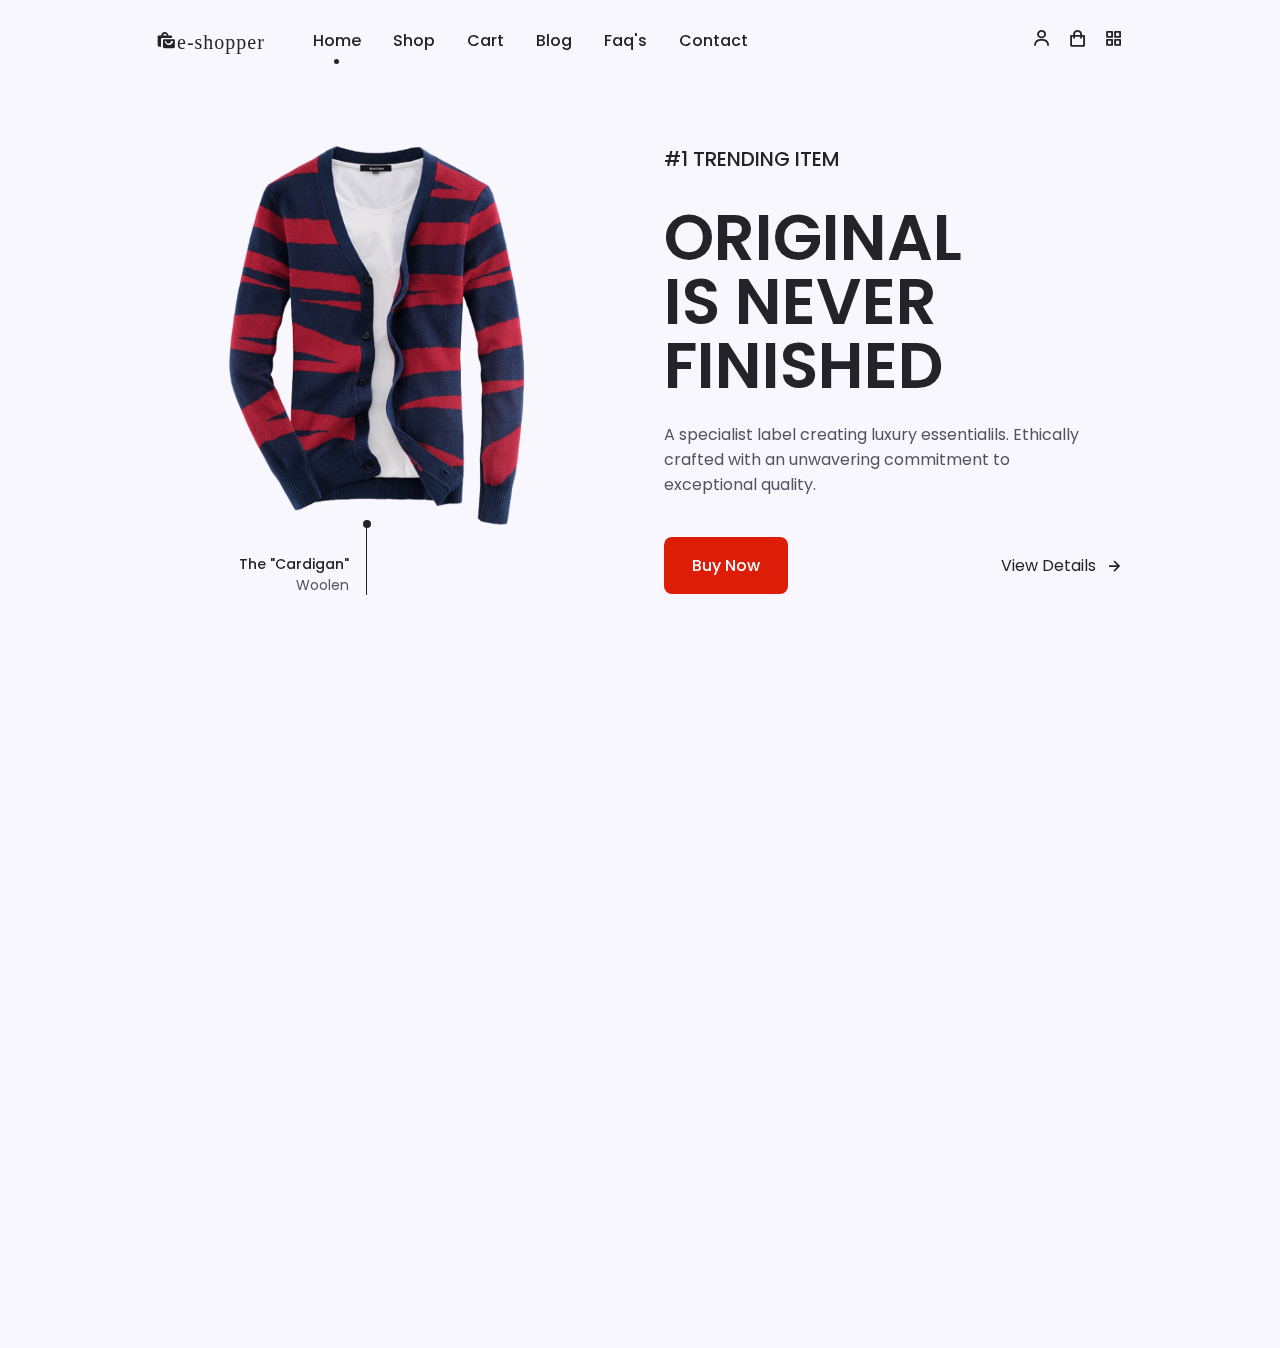
<file: indextest.html>
<!DOCTYPE html>
<html lang="en">
<head>
    <meta charset="UTF-8">
    <meta http-equiv="X-UA-Compatible" content="IE=edge">
    <meta name="viewport" content="width=device-width, initial-scale=1.0">

    <!--=============== BOXICONS ===============-->
    <link rel="stylesheet" href="https://cdn.jsdelivr.net/npm/boxicons@latest/css/boxicons.min.css">

    <!--=============== SWIPER CSS ===============-->
    <link rel="stylesheet" href="assets/css/swiper-bundle.min.css">

    <!--=============== CSS ===============-->
    <link rel="stylesheet" href="assets/css/style.css">
    <link rel="stylesheet" href="assets/css/colors/color-1.css">

    <title>Responsive e-commerce website - Crypticalcoder</title>
</head>
<body>
    <!--=============== HEADER ===============-->
    <header class="header" id="header">
        <div class="nav container">
            <a href="index.html" class="nav_logo">
                <i class="bx bxs-shopping-bags nav_logo-icon">e-shopper</i>
            </a>

            <div class="nav_menu" id="nav_menu">
                <ul class="nav_list">
                    <li class="nav_item">
                        <a href="index.html" class="nav_link active-link">Home</a>
                    </li>

                    <li class="nav_item">
                        <a href="shop.html" class="nav_link ">Shop</a>
                    </li>

                    <li class="nav_item">
                        <a href="cart.html" class="nav_link ">Cart</a>
                    </li>

                    <li class="nav_item">
                        <a href="blog.html" class="nav_link ">Blog</a>
                    </li>

                    <li class="nav_item">
                        <a href="faq.html" class="nav_link ">Faq's</a>
                    </li>

                    <li class="nav_item">
                        <a href="contact.html" class="nav_link ">Contact</a>
                    </li>
                </ul>
            </div>

            <div class="nav_btns">
                <div class="login_toggle" id="nav_toggle">
                    <i class="bx bx-user"></i>
                </div>

                <div class="nav_shop" id="cart_shop">
                    <i class="bx bx-shopping-bag"></i>
                </div>

                <div class="login_toggle" id="nav_toggle">
                    <i class="bx bx-grid-alt"></i>
                </div>
            </div>
        </div>
    </header>

    <!--=============== CART ======show-cart pour l'afficher=========-->
    <div class="cart " id="cart">
        <i class="bx bx-x cart_close"></i>

        <h2 class="cart_title-center">My Cart</h2>

        <div class="cart_container">
            <article class="cart_card">
                <div class="cart_bnox">
                    <img src="assets/img/cart-1.png" alt="" class="cart_img">
                </div>

                <div class="cart_etoile">
                    <h3 class="cart_title">Windbreaker</h3>
                    <span class="cart_price">$12</span>

                    <div class="cart_amount">
                        <div class="cart_amount-content">
                            <span class="cart_amount-box">
                                <i class="bx bx-minus"></i>
                            </span>

                            <span class="cart_amount-number">1</span>

                            <span class="cart_amount-box">
                                <i class="bx bx-plus"></i>
                            </span>
                        </div>

                        <i class="bx bx-trash-alt cart_amount-trash"></i>
                    </div>
                </div>
            </article>

            <article class="cart_card">
                <div class="cart_bnox">
                    <img src="assets/img/cart-2.png" alt="" class="cart_img">
                </div>

                <div class="cart_etoile">
                    <h3 class="cart_title">Cardign Hoodie</h3>
                    <span class="cart_price">$18</span>

                    <div class="cart_amount">
                        <div class="cart_amount-content">
                            <span class="cart_amount-box">
                                <i class="bx bx-minus"></i>
                            </span>

                            <span class="cart_amount-number">1</span>

                            <span class="cart_amount-box">
                                <i class="bx bx-plus"></i>
                            </span>
                        </div>

                        <i class="bx bx-trash-alt cart_amount-trash"></i>
                    </div>
                </div>
            </article>

            <article class="cart_card">
                <div class="cart_bnox">
                    <img src="assets/img/cart-3.png" alt="" class="cart_img">
                </div>

                <div class="cart_etoile">
                    <h3 class="cart_title">Cartoon</h3>
                    <span class="cart_price">$08</span>

                    <div class="cart_amount">
                        <div class="cart_amount-content">
                            <span class="cart_amount-box">
                                <i class="bx bx-minus"></i>
                            </span>

                            <span class="cart_amount-number">1</span>

                            <span class="cart_amount-box">
                                <i class="bx bx-plus"></i>
                            </span>
                        </div>

                        <i class="bx bx-trash-alt cart_amount-trash"></i>
                    </div>
                </div>
            </article>
        </div>
        
        <div class="cart_prices">
            <span class="cart_prices-item">3 item</span>
            <span class="cart_prices-total">$38</span>
        </div>
    </div>

    <!--=============== LOGIN ===============-->
    <div class="login" id="login">
        <i class="bx bx-x login_close" id="login_close"></i>

        <h2 class="login_title-center">Login</h2>

        <form action="" class="login_form grid">
            <div class="login_content">
                <label for="" class="login_label">Email</label>
                <input type="email" class="login_input">
            </div>

            <div class="login_content">
                <label for="" class="login_label">Password</label>
                <input type="password" class="login_input">
            </div>

            <div class="">
                <a href="#" class="button">Connexion</a>
            </div>

            <div class="">
                <p class="signup">Vous n'etes pas membre? <a href="registration.html">Inscrivez vous maintenent</a></p>
            </div>
        </form>
    </div>

    <!--=============== MAIN ===============-->
    <main class="main">
        <!--=============== HOME ===============-->
        <section class="home container">
            <div class="swiper home-swiper">
                <div class="swiper-wrapper">
                    <!-- HOME SWIPER 1-->
                    <section class="swiper-slide">
                        <div class="home_content grid">
                            <div class="home_group">
                                <img src="assets/img/slide-2.png" alt="" class="home_img">
                                <div class="home_indicator"></div>

                                <div class="home_details-img">
                                    <h4 class="home_details-title">The "Cardigan"</h4>
                                    <span class="home_details-subtitle">Woolen</span>
                                </div>
                            </div>

                            <div class="home_data">
                                <h3 class="home_subtitle">#1 TRENDING ITEM</h3>
                                <h1 class="home_title">ORIGINAL <br> IS NEVER <br>FINISHED</h1>
                                <p class="home_description">A specialist label creating luxury essentialils.
                                Ethically crafted with an unwavering commitment to exceptional quality.</p>

                                <div class="home_buttons">
                                    <a href="details.html" class="button">Buy Now</a>
                                    <a href="details.html" class="button-link button-flex">View Details 
                                    <i class="bx bx-right-arrow-alt button_icon"></i></a>
                                </div>
                            </div>
                        </div>
                    </section>

                    <!-- HOME SWIPER 2-->
                    <section class="swiper-slide">
                        <div class="home_content grid">
                            <div class="home_group">
                                <img src="assets/img/slide-3.png" alt="" class="home_img">
                                <div class="home_indicator"></div>

                                <div class="home_details-img">
                                    <h4 class="home_details-title">Jqueezy</h4>
                                    <span class="home_details-subtitle">Ski Suit</span>
                                </div>
                            </div>

                            <div class="home_data">
                                <h3 class="home_subtitle">#2 top Best duo</h3>
                                <h1 class="home_title">FALL <br> WINTER <br>2022</h1>
                                <p class="home_description">A specialist label creating luxury essentialils.
                                Ethically crafted with an unwavering commitment to exceptional quality.</p>

                                <div class="home_buttons">
                                    <a href="details.html" class="button">Buy Now</a>
                                    <a href="details.html" class="button-link button-flex">View Details 
                                    <i class="bx bx-right-arrow-alt button_icon"></i></a>
                                </div>
                            </div>
                        </div>
                    </section>

                    <!-- HOME SWIPER 3-->
                    <section class="swiper-slide">
                        <div class="home_content grid">
                            <div class="home_group">
                                <img src="assets/img/slide-1.png" alt="" class="home_img">
                                <div class="home_indicator"></div>

                                <div class="home_details-img">
                                    <h4 class="home_details-title">Jerry</h4>
                                    <span class="home_details-subtitle">Zipper</span>
                                </div>
                            </div>

                            <div class="home_data">
                                <h3 class="home_subtitle">#3 TRENDING ITEM</h3>
                                <h1 class="home_title">SALE 20% <br> OFF ON <br>EVERYTHING</h1>
                                <p class="home_description">A specialist label creating luxury essentialils.
                                Ethically crafted with an unwavering commitment to exceptional quality.</p>

                                <div class="home_buttons">
                                    <a href="details.html" class="button">Buy Now</a>
                                    <a href="details.html" class="button-link button-flex">View Details 
                                    <i class="bx bx-right-arrow-alt button_icon"></i></a>
                                </div>
                            </div>
                        </div>
                    </section>
                </div>
            </div>
        </section>

        <!--=============== DISCOUNT ===============-->
        <section class="discount section">
            
        </section>

        <!--=============== NEW ARRIVALS ===============-->
        <section class="new section">
            
        </section>

        <!--=============== STEPS ===============-->
        <section class="steps section container">
            
        </section>

        <!--=============== NEWSLETTER ===============-->
        <section class="newsletter section">
            
        </section>
    </main>

    <!--=============== FOOTER ===============-->
    <footer class="footer section">
        
    </footer>

    <!--=============== SCROLL UP ===============-->

    <!--=============== STYLE SWITCHER ===============-->

    <!--=============== SWIPER JS ===============-->
    <script src="assets/js/swiper-bundle.min.js"></script>

    <!--=============== JS ===============-->
    <script src="assets/js/main.js"></script>
</body>
</html>
</file>
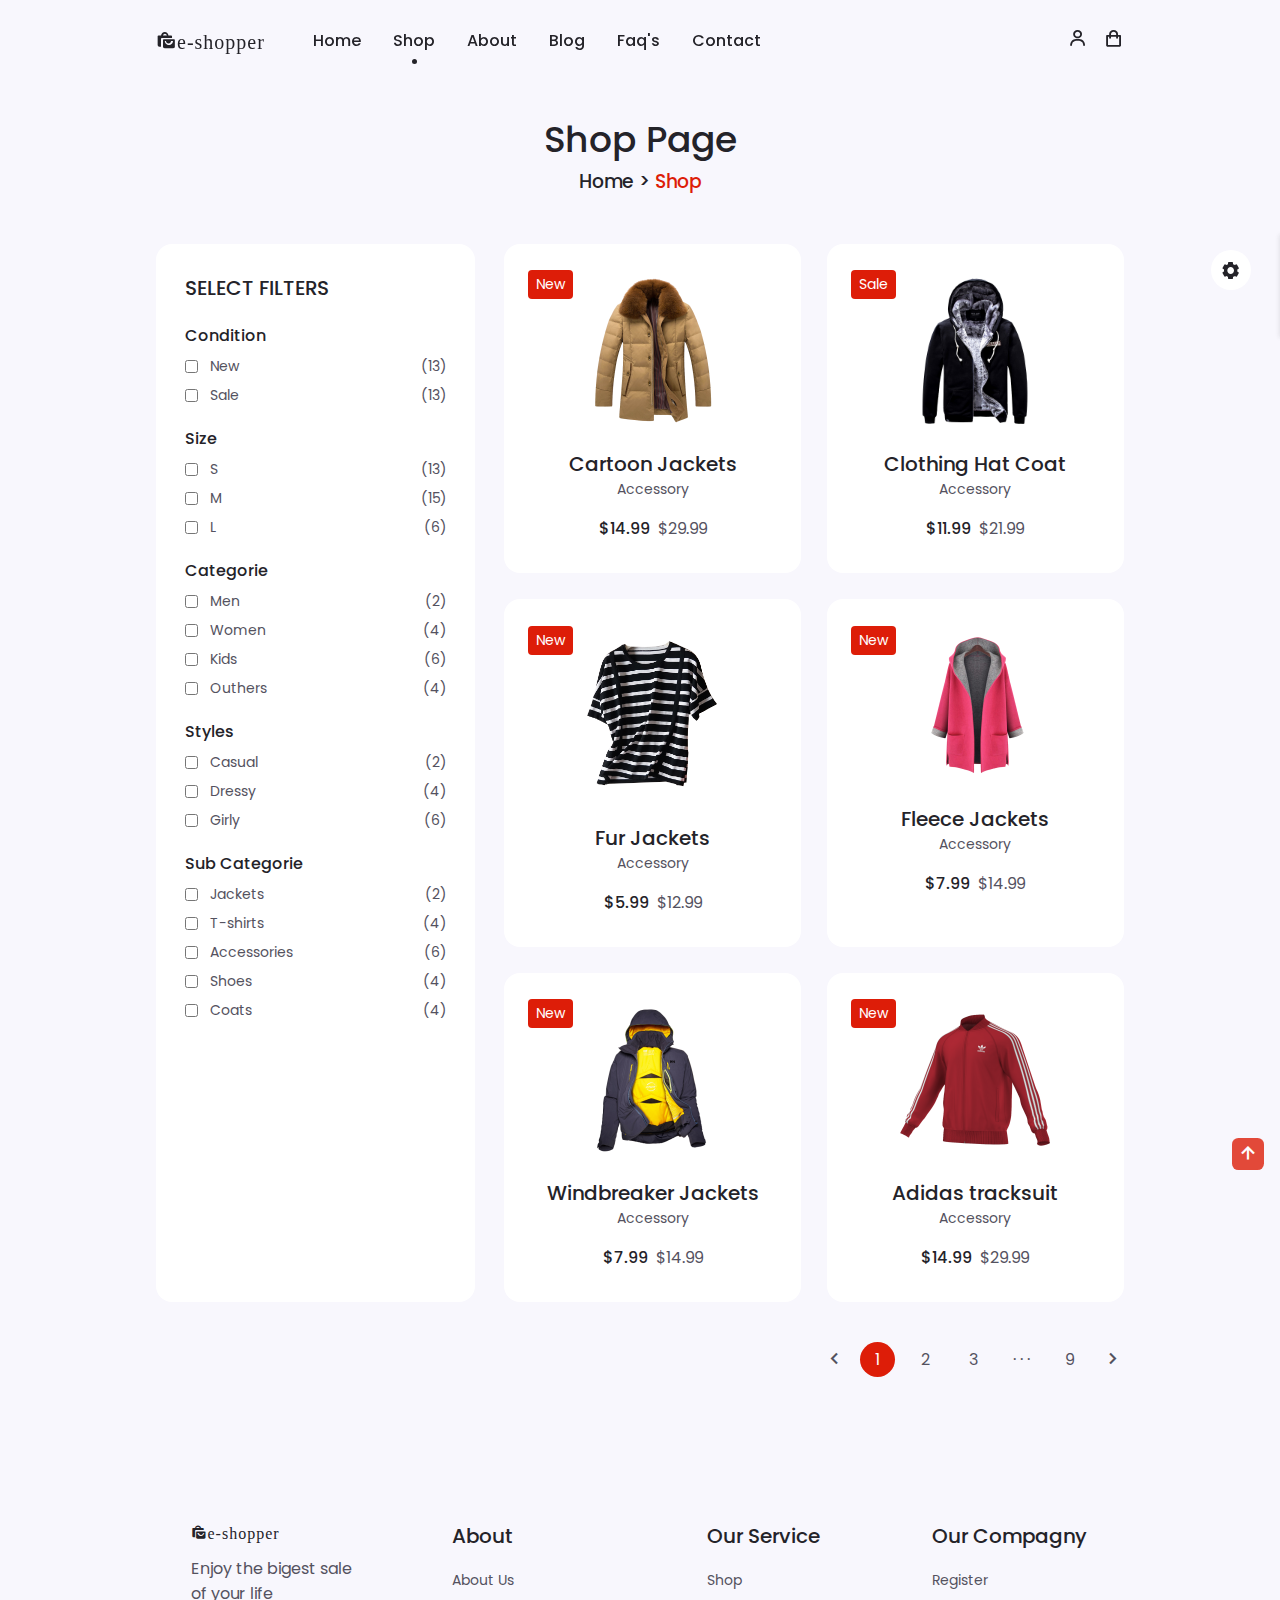
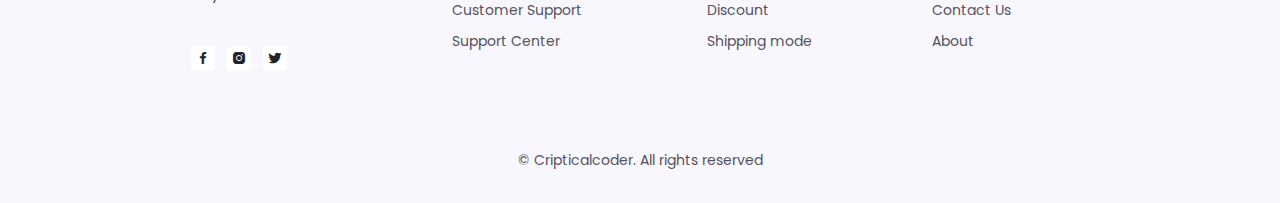
<file: shop.html>
<!DOCTYPE html>
<html lang="en">
<head>
    <meta charset="UTF-8">
    <meta http-equiv="X-UA-Compatible" content="IE=edge">
    <meta name="viewport" content="width=device-width, initial-scale=1.0">

    <!--=============== BOXICONS ===============-->
    <link rel="stylesheet" href="https://cdn.jsdelivr.net/npm/boxicons@latest/css/boxicons.min.css">

    <!--=============== SWIPER CSS ===============-->
    <link rel="stylesheet" href="assets/css/swiper-bundle.min.css">

    <!--=============== CSS ===============-->
    <link rel="stylesheet" href="assets/css/style.css">
    <link rel="stylesheet" class="js-color-style" href="assets/css/colors/color-1.css">

    <title>Responsive e-commerce website - Crypticalcoder</title>
</head>
<body>
    <!--=============== HEADER ===============-->
    <header class="header" id="header">
        <div class="nav container">
            <a href="index.html" class="nav_logo">
                <i class="bx bxs-shopping-bags nav_logo-icon">e-shopper</i>
            </a>

            <div class="nav_menu" id="nav-menu">
                <ul class="nav_list">
                    <li class="nav_item">
                        <a href="index.html" class="nav_link">Home</a>
                    </li>

                    <li class="nav_item">
                        <a href="shop.html" class="nav_link active-link">Shop</a>
                    </li>

                    <li class="nav_item">
                        <a href="about.html" class="nav_link">About</a>
                    </li>

                    <li class="nav_item">
                        <a href="blog.html" class="nav_link">Blog</a>
                    </li>

                    <li class="nav_item">
                        <a href="faq.html" class="nav_link">Faq's</a>
                    </li>

                    <li class="nav_item">
                        <a href="contact.html" class="nav_link ">Contact</a>
                    </li>
                </ul>

                <div class="nav_close" id="nav-close">
                    <i class="bx bx-x"></i>
                </div>
            </div>

            <div class="nav_btns">
                <div class="login_toggle" id="Login-button">
                    <i class="bx bx-user"></i>
                </div>

                <div class="nav_shop" id="cart-shop">
                    <i class="bx bx-shopping-bag"></i>
                </div>

                <div class="nav_toggle" id="nav-toggle">
                    <i class="bx bx-grid-alt"></i>
                </div>
            </div>
        </div>
    </header>

    <!--=============== CART ===============-->
    <div class="cart " id="cart" >
        <i class="bx bx-x cart_close" id="cart-close"></i>

        <h2 class="cart_title-center">My Cart</h2>

        <div class="cart_container">
            <article class="cart_card">
                <div class="cart_box">
                    <img src="assets/img/cart-1.png" alt="" class="cart_img">
                </div>

                <div class="cart_etoile">
                    <h3 class="cart_title">Windbreaker</h3>
                    <span class="cart_price">$12</span>

                    <div class="cart_amount">
                        <div class="cart_amount-content">
                            <span class="cart_amount-box">
                                <i class="bx bx-minus"></i>
                            </span>

                            <span class="cart_amount-number">1</span>

                            <span class="cart_amount-box">
                                <i class="bx bx-plus"></i>
                            </span>
                        </div>

                        <i class="bx bx-trash-alt cart_amount-trash"></i>
                    </div>
                </div>
            </article>

            <article class="cart_card">
                <div class="cart_box">
                    <img src="assets/img/cart-2.png" alt="" class="cart_img">
                </div>

                <div class="cart_etoile">
                    <h3 class="cart_title">Cardign Hoodie</h3>
                    <span class="cart_price">$18</span>

                    <div class="cart_amount">
                        <div class="cart_amount-content">
                            <span class="cart_amount-box">
                                <i class="bx bx-minus"></i>
                            </span>

                            <span class="cart_amount-number">1</span>

                            <span class="cart_amount-box">
                                <i class="bx bx-plus"></i>
                            </span>
                        </div>

                        <i class="bx bx-trash-alt cart_amount-trash"></i>
                    </div>
                </div>
            </article>

            <article class="cart_card">
                <div class="cart_box">
                    <img src="assets/img/cart-3.png" alt="" class="cart_img">
                </div>

                <div class="cart_etoile">
                    <h3 class="cart_title">Cartoon</h3>
                    <span class="cart_price">$08</span>

                    <div class="cart_amount">
                        <div class="cart_amount-content">
                            <span class="cart_amount-box">
                                <i class="bx bx-minus"></i>
                            </span>

                            <span class="cart_amount-number">1</span>

                            <span class="cart_amount-box">
                                <i class="bx bx-plus"></i>
                            </span>
                        </div>

                        <i class="bx bx-trash-alt cart_amount-trash"></i>
                    </div>
                </div>
            </article>
        </div>
        
        <div class="cart_prices">
            <span class="cart_prices-item">3 item</span>
            <span class="cart_prices-total">$38</span>
        </div>
    </div>

    <!--=============== LOGIN ===============-->
    <div class="login" id="Login">
        <i class="bx bx-x login_close" id="Login-close"></i>

        <h2 class="login_title-center">Login</h2>

        <form action="" class="login_form grid">
            <div class="login_content">
                <label for="" class="login_label">Email</label>
                <input type="email" class="login_input">
            </div>

            <div class="login_content">
                <label for="" class="login_label">Password</label>
                <input type="password" class="login_input">
            </div>

            <div class="">
                <a href="#" class="button">Connexion</a>
            </div>

            <div class="">
                <p class="signup">Vous n'etes pas membre? <a href="registration.html">Inscrivez vous maintenent</a></p>
            </div>
        </form>
    </div>

    <!--=============== MAIN ===============-->
    <main class="main">
        <!--=============== SHOP ===============-->
        <section class="shop section container">
            <h2 class="breadcrumb_title">Shop Page</h2>
            <h3 class="breadcrumb_subtitle">Home > <span>Shop</span></h3>

            <div class="shop_container grid">
                <div class="sidebar">
                    <h3 class="filter_title">Select Filters</h3>
                    <div class="filter_content">
                        <h3 class="filter_subtitle">Condition</h3>

                        <div class="filter">
                            <input type="checkbox" name="" id="">
                            <p>New</p> <span>(13)</span>
                        </div>
                        <div class="filter">
                            <input type="checkbox" name="" id="">
                            <p>Sale</p> <span>(13)</span>
                        </div>
                    </div>

                    <div class="filter_content">
                        <h3 class="filter_subtitle">Size</h3>

                        <div class="filter">
                            <input type="checkbox" name="" id="">
                            <p>S</p> <span>(13)</span>
                        </div>
                        <div class="filter">
                            <input type="checkbox" name="" id="">
                            <p>M</p> <span>(15)</span>
                        </div>
                        <div class="filter">
                            <input type="checkbox" name="" id="">
                            <p>L</p> <span>(6)</span>
                        </div>
                    </div>

                    <div class="filter_content">
                        <h3 class="filter_subtitle">Categorie</h3>

                        <div class="filter">
                            <input type="checkbox" name="" id="">
                            <p>Men</p> <span>(2)</span>
                        </div>
                        <div class="filter">
                            <input type="checkbox" name="" id="">
                            <p>Women</p> <span>(4)</span>
                        </div>
                        <div class="filter">
                            <input type="checkbox" name="" id="">
                            <p>Kids</p> <span>(6)</span>
                        </div>
                        <div class="filter">
                            <input type="checkbox" name="" id="">
                            <p>Outhers</p> <span>(4)</span>
                        </div>
                    </div>

                    <div class="filter_content">
                        <h3 class="filter_subtitle">Styles</h3>

                        <div class="filter">
                            <input type="checkbox" name="" id="">
                            <p>Casual</p> <span>(2)</span>
                        </div>
                        <div class="filter">
                            <input type="checkbox" name="" id="">
                            <p>Dressy</p> <span>(4)</span>
                        </div>
                        <div class="filter">
                            <input type="checkbox" name="" id="">
                            <p>Girly</p> <span>(6)</span>
                        </div>
                    </div>

                    <div class="filter_content">
                        <h3 class="filter_subtitle">Sub Categorie</h3>

                        <div class="filter">
                            <input type="checkbox" name="" id="">
                            <p>Jackets</p> <span>(2)</span>
                        </div>
                        <div class="filter">
                            <input type="checkbox" name="" id="">
                            <p>T-shirts</p> <span>(4)</span>
                        </div>
                        <div class="filter">
                            <input type="checkbox" name="" id="">
                            <p>Accessories</p> <span>(6)</span>
                        </div>
                        <div class="filter">
                            <input type="checkbox" name="" id="">
                            <p>Shoes</p> <span>(4)</span>
                        </div>
                        <div class="filter">
                            <input type="checkbox" name="" id="">
                            <p>Coats</p> <span>(4)</span>
                        </div>
                    </div>
                </div>

                <div class="shop_item grid">
                    <div class="shop_content">
                        <div class="shop_tag">New</div>
                        <img src="assets/img/product-1.png" alt="" class="shop_img">
                        <h3 class="shop_title">Cartoon Jackets</h3>
                        <span class="shop_subtitle">Accessory</span>

                        <div class="shop_prices">
                            <span class="shop_price">$14.99</span>
                            <span class="shop_Discounts">$29.99</span>
                        </div>

                        <a href="details.html" class="button shop_button">
                            <i class="bx bx-cart-alt shop_icon"></i>
                        </a>
                    </div>

                    <div class="shop_content">
                        <div class="shop_tag">Sale</div>
                        <img src="assets/img/product-2.png" alt="" class="shop_img">
                        <h3 class="shop_title">Clothing Hat Coat</h3>
                        <span class="shop_subtitle">Accessory</span>

                        <div class="shop_prices">
                            <span class="shop_price">$11.99</span>
                            <span class="shop_Discounts">$21.99</span>
                        </div>

                        <a href="details.html" class="button shop_button">
                            <i class="bx bx-cart-alt shop_icon"></i>
                        </a>
                    </div>

                    <div class="shop_content">
                        <div class="shop_tag">New</div>
                        <img src="assets/img/product-3.png" alt="" class="shop_img">
                        <h3 class="shop_title">Fur Jackets</h3>
                        <span class="shop_subtitle">Accessory</span>

                        <div class="shop_prices">
                            <span class="shop_price">$5.99</span>
                            <span class="shop_Discounts">$12.99</span>
                        </div>

                        <a href="details.html" class="button shop_button">
                            <i class="bx bx-cart-alt shop_icon"></i>
                        </a>
                    </div>

                    <div class="shop_content">
                        <div class="shop_tag">New</div>
                        <img src="assets/img/product-4.png" alt="" class="shop_img">
                        <h3 class="shop_title">Fleece Jackets</h3>
                        <span class="shop_subtitle">Accessory</span>

                        <div class="shop_prices">
                            <span class="shop_price">$7.99</span>
                            <span class="shop_Discounts">$14.99</span>
                        </div>

                        <a href="details.html" class="button shop_button">
                            <i class="bx bx-cart-alt shop_icon"></i>
                        </a>
                    </div>

                    <div class="shop_content">
                        <div class="shop_tag">New</div>
                        <img src="assets/img/product-5.png" alt="" class="shop_img">
                        <h3 class="shop_title">Windbreaker Jackets</h3>
                        <span class="shop_subtitle">Accessory</span>

                        <div class="shop_prices">
                            <span class="shop_price">$7.99</span>
                            <span class="shop_Discounts">$14.99</span>
                        </div>

                        <a href="details.html" class="button shop_button">
                            <i class="bx bx-cart-alt shop_icon"></i>
                        </a>
                    </div>

                    <div class="shop_content">
                        <div class="shop_tag">New</div>
                        <img src="assets/img/product-6.png" alt="" class="shop_img">
                        <h3 class="shop_title">Adidas tracksuit</h3>
                        <span class="shop_subtitle">Accessory</span>

                        <div class="shop_prices">
                            <span class="shop_price">$14.99</span>
                            <span class="shop_Discounts">$29.99</span>
                        </div>

                        <a href="details.html" class="button shop_button">
                            <i class="bx bx-cart-alt shop_icon"></i>
                        </a>
                    </div>
                </div>
            </div>

            <div class="pagination">
                <i class="bx bx-chevron-left pagination_icon"></i>

                <span class="current">1</span>
                <span>2</span>
                <span>3</span>
                <span>&middot; &middot; &middot;</span>
                <span>9</span>

                <i class="bx bx-chevron-right pagination_icon"></i>
            </div>
        </section>
    </main>

    <!--=============== FOOTER ===============-->
    <footer class="footer section">
        <div class="footer_container container grid">
            <!-- FOOTER CONTENT 1-->
            <div class="footer_content">
                <a href="#" class="footer_logo">
                    <i class="bx bxs-shopping-bags footer_logo-icon">e-shopper</i>
                </a>

                <p class="footer_description">Enjoy the bigest sale <br> of your life</p>

                <div class="footer_social">
                    <a href="#" class="footer_social-link"><i class="bx bxl-facebook"></i></a>
                    <a href="#" class="footer_social-link"><i class="bx bxl-instagram-alt"></i></a>
                    <a href="#" class="footer_social-link"><i class="bx bxl-twitter"></i></a>
                </div>
            </div>

            <!-- FOOTER CONTENT 2-->
            <div class="footer_content">
                <h3 class="footer_title">About</h3>

                <ul class="footer_links">
                    <li><a href="#" class="footer_link">About Us</a></li>
                    <li><a href="#" class="footer_link">Customer Support</a></li>
                    <li><a href="#" class="footer_link">Support Center</a></li>
                </ul>
            </div>

            <!-- FOOTER CONTENT 3-->
            <div class="footer_content">
                <h3 class="footer_title">Our Service</h3>

                <ul class="footer_links">
                    <li><a href="#" class="footer_link">Shop</a></li>
                    <li><a href="#" class="footer_link">Discount</a></li>
                    <li><a href="#" class="footer_link">Shipping mode</a></li>
                </ul>
            </div>

            <!-- FOOTER CONTENT 4-->
            <div class="footer_content">
                <h3 class="footer_title">Our Compagny</h3>

                <ul class="footer_links">
                    <li><a href="#" class="footer_link">Register</a></li>
                    <li><a href="#" class="footer_link">Contact Us</a></li>
                    <li><a href="#" class="footer_link">About</a></li>
                </ul>
            </div>
        </div>

        <span class="footer_copy">&#169; Cripticalcoder. All rights reserved</span>
    </footer>

    <!--=============== SCROLL UP ===============-->
    <a href="#" class="scrollup" id="scroll-up">
        <i class="bx bx-up-arrow-alt scroll_icon"></i>
    </a>

    <!--=============== STYLE SWITCHER ===============-->
    <div class="style_switcher">
        <div class="style_switcher-toggler s_icon">
            <i class="bx bxs-cog bx-spin"></i>
        </div>

        <h4>Theme Colors</h4>

        <div class="theme_colors js-theme-colors">
            <button type="button" data-js-theme-color="color-1" class="js-theme-color-item active theme-button color-1"><i class="bx bx-check"></i></button>
            <button type="button" data-js-theme-color="color-2" class="js-theme-color-item theme-button color-2"><i class="bx bx-check"></i></button>
            <button type="button" data-js-theme-color="color-3" class="js-theme-color-item theme-button color-3"><i class="bx bx-check"></i></button>
            <button type="button" data-js-theme-color="color-4" class="js-theme-color-item theme-button color-4"><i class="bx bx-check"></i></button>
            <button type="button" data-js-theme-color="color-5" class="js-theme-color-item theme-button color-5"><i class="bx bx-check"></i></button>
        </div>
    </div>

    <!--=============== SWIPER JS ===============-->
    <script src="assets/js/swiper-bundle.min.js"></script>

    <!--=============== JS ===============-->
    <script src="assets/js/main.js"></script>
</body>
</html>
</file>
<file: assets/css/style.css>
/*=============== GOOGLE FONTS ===============*/
@import url('https://fonts.googleapis.com/css2?family=Poppins:wght@400;500;600;900&display=swap');
/*=============== VARIABLES CSS ===============*/
:root {
    --header-height: 3.5rem;

    /*========== Colors ==========*/
    --firt-color: hsl(6, 93%, 45%);
    --title-color: hsl(250, 8%, 15%);
    --text-color: hsl(250, 8%, 35%);
    --body-color: hsl(250, 60%, 98%);
    --container-color: #fff;
    --shadow: hsla(0, 0%, 15%, .1);
    --scroll-bar-color: hsl(250, 12%, 90%);
    --scroll-thumb-color: hsl(250, 12%, 80%);

    /*========== Font and typography ==========*/
    --body-font: 'Poppins', sans-serif;
    --biggest-font-size: 4rem;
    --h1-font-size: 2.25rem;
    --h2-font-size: 1.5rem;
    --h3-font-size: 1.25rem;
    --normal-font-size: 1rem;
    --small-font-size: .875rem;
    --smaller-font-size: .813rem;

    /*========== Font weight ==========*/
    --font-medium: 500;
    --font-bold: 600;

    /*========== Margenes Bottom ==========*/
    --mb-0-5: .5rem;
    --mb-0-75: .75rem;
    --mb-1: 1rem;
    --mb-1-5: 1.5rem;
    --mb-2: 2rem;
    --mb-2-5: 2.5rem;
    --mb-3: 3rem;

    /*========== z index ==========*/
    --z-tooltip: 10;
    --z-fixed: 100;
}

/* Responsive typography */
@media screen and (max-width: 992px) {
    :root {
        --biggest-font-size: 2rem;
        --h1-font-size: 1.5rem;
        --h2-font-size: 1.25rem;
        --h3-font-size: 1rem;
        --normal-font-size: .938rem;
        --small-font-size: .813rem;
        --smaller-font-size: .75rem;
    }
}

/*=============== BASE ===============*/
* {
    box-sizing: border-box;
    margin: 0;
    padding: 0;
}

html {
    scroll-behavior: smooth;
}

body,
button,
input {
    font-family: var(--body-font);
    font-size: var(--normal-font-size);
}

body {
    background-color: var(--body-color);
    color: var(--text-color);
}

h1, h2, h3, h4 {
    color: var(--title-color);
    font-weight: var(--font-medium);
}

ul {
    list-style: none;
}

a {
    text-decoration: none;
}

img {
    max-width: 100%;
    height: auto;
}

button {
    cursor: pointer;
}

button,
input {
    border: none;
    outline: none;
}

/*=============== REUSABLE CSS CLASSES ===============*/
.section {
    padding: 7rem 0 2rem;
}

.section_title,
.breadcrumb_title {
    font-size: var(--h1-font-size);
}

.section_title,
.breadcrumb_subtitle {
    margin-bottom: var(--mb-3);
}

.section_title,
.breadcrumb_title,
.breadcrumb_subtitle {
    text-align: center;
}

.breadcrumb_subtitle span{
    color: var(--firt-color);
}

/*=============== LAYOUT ===============*/
.container {
    max-width: 968px;
    margin-left: auto;
    margin-right: auto;
}

.grid {
    display: grid;
}

/*=============== HEADER SECTION ===============*/
.header{
    width: 100%;
    background: transparent;
    position: fixed;
    top: 0;
    left: 0;
    z-index: var(--z-fixed);
}

/*=============== NAV ===============*/
.nav{
    height: calc(var(--header-height) + 1.5rem);
    display: flex;
    justify-content: space-between;
    align-items: center;
    column-gap: 3rem;
}

.nav_close,
.login_toggle,
.nav_logo,
.nav_toggle,
.nav_shop{
    color: var(--title-color);
}

.nav_logo{
    text-transform: lowercase;
    font-weight: var(--font-bold);
    letter-spacing: 1px;
    display: inline-flex;
    align-items: center;
    column-gap: 1.25rem;
}

.nav_logo-icon{
    font-size: 1.25rem;
}

.nav_btns{
    display: flex;
    align-items: center;
    column-gap: 1rem;
    margin-left: auto;
}

.login_toggle,
.nav_toggle,
.nav_shop{
    font-size: 1.25rem;
    cursor: pointer;
}

.nav_list{
    display: flex;
    align-items: center;
    column-gap: 2rem;
}

.nav_link{
    color: var(--title-color);
    font-weight: var(--font-medium);
    font-size: var(--normal-font-size);
    transition: .3s;
}

.nav_link:hover{
    color: var(--firt-color);
}

.nav_close{
    font-size: 2rem;
    position: absolute;
    top: .9rem;
    right: 1.25rem;
    cursor: pointer;
}

.nav_close,
.nav_toggle{
    display: none;
}

/* Change background header */
.scroll-header{
    background-color: var(--body-color);
    box-shadow: 0 1px 4px var(--shadow);
}

/* Active link */
.active-link{
    position: relative;
}

.active-link::before{
    content: '';
    position: absolute;
    bottom: -.75rem;
    left: 45%;
    width: 5px;
    height: 5px;
    background: var(--title-color);
    border-radius: 50%;
}

/*=============== MAIN ===============*/


/*========== HOME SECTION ==========*/
.home_content{
    padding: 9rem 0 2rem;
    grid-template-columns: repeat(2, 1fr);
    column-gap: 3rem;
}

.home_group{
    display: grid;
    position: relative;
    padding-top: 2rem;
}

.home_img{
    height: 420px;
    transform: translateY(-3rem);
    justify-self: center;
}

.home_indicator{
    width: 8px;
    height: 8px;
    background: var(--title-color);
    border-radius: 50%;
    position: absolute;
    bottom: 15%;
    left: 45%;
}

.home_indicator::after{
    content: '';
    position: absolute;
    width: 1px;
    height: 75px;
    background: var(--title-color);
    top: 0;
    right: 45%;
}

.home_details-img{
    position: absolute;
    bottom: 0;
    right: 58%;
}

.home_details-title,
.home_details-subtitle{
    display: block;
    font-size: var(--small-font-size);
    text-align: right;
}

.home_subtitle{
    font-size: var(--h3-font-size);
    text-transform: uppercase;
    margin-bottom: var(--mb-2);
}

.home_title{
    font-size: var(--biggest-font-size);
    font-weight: var(--font-bold);
    line-height: 100%;
    margin-bottom: var(--mb-1-5);
}

.home_description{
    margin-bottom: var(--mb-2-5);
    padding-right: 2rem;
}

.home_buttons{
    display: flex;
    justify-content: space-between;
}

/* Swiper Class */
.swiper-pagination{
    position: initial;
    margin-top: var(--mb-2-5);
}

.swiper-pagination-bullet{
    width: 5px;
    height: 5px;
    background: var(--title-color);
    opacity: 1;
}

.swiper-pagination-horizontal.swiper-pagination-bullets .swiper-pagination-bullet{
    margin: 0 .5rem;
}

.swiper-pagination-bullet-active{
    width: 1.5rem;
    height: 5px;
    border-radius: .5rem;
}

/*=============== BUTTONS ===============*/
.button{
    display: inline-block;
    background: var(--firt-color);
    color: #fff;
    padding: 1rem 1.75rem;
    border-radius: .5rem;
    font-weight: var(--font-medium);
    transition: .3s;
}

.button:hover{
    background: var(--first-color-alt);
}

.button_icon{
    font-size: 1.25rem;
}

.button-link{
    color: var(--title-color);
}

.button-flex{
    display: inline-flex;
    align-items: center;
    column-gap: .5rem;
}

/*========== DISCOUNT SECTION ==========*/
.discount_container{
    grid-template-columns: repeat(2, max-content);
    justify-content: center;
    align-items: center;
    column-gap: 7rem;
    background-color: var(--container-color);
    padding: 3rem 0;
    border-radius: 3rem;
}

.discount_img{
    width: 200px;
}

.discount_data{
    padding-left: 6rem;
    text-align: center;
}

.discount_title{
    font-size: var(--h2-font-size);
    margin-bottom: var(--mb-2);
}

/*========== NEW ARRIVALS SECTION ==========*/
.new_container{
    padding-top: 1rem;
}

.new_img{
    width: 150px;
    margin-bottom: var(--mb-1);
    transition: .3s;
}

.new_content{
    position: relative;
    background-color: var(--container-color);
    width: 310px;
    padding: 2rem 0;
    border-radius: 1rem;
    text-align: center;
    overflow: hidden;
}

.new_tag{
    position: absolute;
    top: 8%;
    left: 8%;
    background-color: var(--firt-color);
    color: #fff;
    font-size: var(--small-font-size);
    padding: .25rem .5rem;
    border-radius: .25rem;
}

.new_title{
    font-size: var(--h3-font-size);
    font-weight: var(--font-medium);
}

.new_subtitle{
    display: block;
    font-size: var(--small-font-size);
    margin-bottom: var(--mb-1);
}

.new_prices{
    display: inline-flex;
    align-items: center;
    column-gap: .5rem;
}

.new_price{
    font-weight: var(--font-medium);
    color: var(--title-color);
}

.new_discount{
    color: var(--firt-color);
    font-size: var(--small-font-size);
    text-decoration: line-through;
    font-weight: var(--font-medium);
}

.new_button{
    display: inline-flex;
    padding: .5rem;
    border-radius: .25rem .25rem .75rem .25rem;
    position: absolute;
    bottom: 0;
    right: -3rem;
}

.new_icon{
    font-size: 1.25rem;
}

.new_content:hover .new_img{
    transform: translateY(-.75rem);
}

.new_content:hover .new_button{
    right: 0;
}

/*========== STEPS SECTION ==========*/
.steps_bg{
    background-color: var(--container-color);
    padding: 3.5rem;
    border-radius: 1rem;
}

.steps_container{
    grid-template-columns: repeat(3, 1fr);
    column-gap: 2rem;
    padding-top: 1rem;
}

.step_card{
    background-color: var(--body-color);
    padding: 2.5rem 3rem 2rem;
    border-radius: 1rem;
}

.step_card-number{
    display: inline-block;
    background-color: var(--firt-color);
    color: #fff;
    padding: .5rem .75rem;
    border-radius: .25rem;
    font-size: var(--h2-font-size);
    margin-bottom: var(--mb-1-5);
    transition: .3s;
}

.step_card-title{
    font-size: var(--normal-font-size);
    margin-bottom: var(--mb-0-5);
}

.step_card-description{
    font-size: var(--small-font-size);
}

.step_card:hover .step_card-number{
    transform: translateY(-.25rem);
}

/*========== NEWSLETTER SECTION ==========*/
.newsletter_container{
    display: grid;
    grid-template-columns: .5fr;
    justify-content: center;
}

.newsletter_description{
    padding: 0 3rem;
    text-align: center;
    margin-bottom: var(--mb-1-5);
}

.newsletter_form{
    background-color: var(--container-color);
    padding: 1rem;
    display: flex;
    justify-content: space-between;
    border-radius: .75rem;
}

.newsletter_input{
    width: 70%;
    padding: 0 .5rem;
    background: none;
    color: var(--text-color);
}

.newsletter_input::placeholder{
    color: var(--text-color);
}

/*=============== SHOP PAGE ===============*/
.shop_container{
    grid-template-columns: 1.7fr 3.3fr;
    column-gap: 1.8rem;
}

.sidebar{
    padding: 1.8rem;
    background-color: var(--container-color);
    border-radius: 1rem;
}

.filter_title{
    font-size: var(--h3-font-size);
    text-transform: uppercase;
}

.filter_subtitle{
    margin: 1.25rem 0 var(--mb-0-5);
    font-size: var(--normal-font-size);
}

.filter{
    display: flex;
    align-items: center;
    margin-bottom: var(--mb-0-5);
    color: var(--text-color);
    font-size: var(--small-font-size);
}

.filter p{
    flex: 1;
}

.filter input{
    margin-right: var(--mb-0-75);
    cursor: pointer;
}

.shop_item{
    grid-template-columns: repeat(2, 1fr);
    gap: 1.6rem;
}

.shop_content{
    position: relative;
    background-color: var(--container-color);
    padding: 2rem 0;
    border-radius: 1rem;
    text-align: center;
    overflow: hidden;
}

.shop_img{
    width: 150px;
    margin-bottom: var(--mb-1);
    transition: .3s;
}

.shop_tag{
    position: absolute;
    top: 8%;
    left: 8%;
    background-color: var(--firt-color);
    color: #fff;
    font-size: var(--small-font-size);
    padding: .25rem .5rem;
    border-radius: .25rem;
}

.shop_title{
    font-size: var(--h3-font-size);
    font-weight: var(--font-medium);
}

.shop_subtitle{
    display: block;
    font-size: var(--small-font-size);
    margin-bottom: var(--mb-1);
}

.shop_prices{
    display: inline-flex;
    align-items: center;
    column-gap: .5rem;
}

.shop_price{
    font-weight: var(--font-medium);
    color: var(--title-color);
}

.shop_discounts{
    color: var(--firt-color);
    font-size: var(--small-font-size);
    text-decoration: line-through;
    font-weight: var(--font-medium);
}

.shop_button{
    display: inline-flex;
    padding: .5rem;
    border-radius: .25rem .25rem .75rem .25rem;
    position: absolute;
    bottom: 0;
    right: -3rem;
}

.shop_icon{
    font-size: 1.25rem;
}

.shop_content:hover .shop_img{
    transform: translateY(-.25rem);
}

.shop_content:hover .shop_button{
    right: 0;
}

/*=============== PAGINATION ===============*/
.pagination{
    display: flex;
    align-items: center;
    justify-content: end;
    column-gap: .8rem;
    margin-top: var(--mb-2-5);
    font-size: var(--normal-font-size);
}

.pagination span{
    width: 2.2rem;
    height: 2.2rem;
    line-height: 36px;
    text-align: center;
    border-radius: 50%;
    cursor: pointer;
}

.pagination .current{
    background-color: var(--firt-color);
    color: #fff;
}

.pagination_icon{
    font-size: var(--h2-font-size);
}

/*=============== DETAILS PAGE ===============*/
.details_container{
    grid-template-columns: repeat(2, 1fr);
    align-items: center;
    column-gap: 3rem;
}

.product_images{
    grid-template-columns: repeat(2, 1fr);
    gap: 1.4rem;
}

.product_img{
    background-color: var(--container-color);
    padding: 1.2rem;
    display: flex;
    justify-content: center;
    align-items: center;
    border-radius: .5rem;
    position: relative;
    cursor: pointer;
}

.details_img-tag{
    position: absolute;
    top: 8%;
    left: 8%;
    background-color: var(--firt-color);
    color: #fff;
    font-size: var(--small-font-size);
    padding: .16rem .5rem;
    border-radius: .25rem;
}

.product_img img{
    width: 150px;
}

.details_subtitle{
    font-size: var(--small-font-size);
    color: var(--text-color);
    margin-bottom: var(--mb-0-5);
}

.details_title{
    font-size: var(--h2-font-size);
    color: var(--font-medium);
    margin-bottom: var(--mb-0-75);
}

.rating{
    display: flex;
    align-items: center;
    column-gap: 1.2rem;
    margin-bottom: var(--mb-1);
}

.rating span{
    font-size: var(--small-font-size);
}

.rating i{
    margin-left: .1rem;
}

.details_prices{
    display: inline-flex;
    align-items: center;
    column-gap: .8rem;
    margin-bottom: var(--mb-1-5);
}

.details_price{
    font-weight: var(--font-medium);
    color: var(--title-color);
    font-size: var(--h3-font-size);
}

.details_discount{
    color: var(--firt-color);
    text-decoration: line-through;
    font-weight: var(--font-medium);
}

.discount_percentage{
    background-color: var(--title-color);
    padding: .25rem .40rem;
    font-size: var(--small-font-size);
    color: #fff;
}

.description_details{
    margin-bottom: var(--mb-2);
    font-size: var(--mb-0-5);
}

.description_title{
    font-size: var(--normal-font-size);
    margin-bottom: var(--mb-0-5);
}

.details .cart_amount{
    margin-bottom: var(--mb-2-5);
}

/*=============== ABOUT PAGE ===============*/
.about_container{
    grid-template-columns: repeat(2, 1fr);
    column-gap: 7rem;
}

.about_img{
    width: 380px;
    justify-self: center;
}

.about_title{
    margin-bottom: var(--mb-1);
    text-align: left;
}

.about_description{
    margin-bottom: var(--mb-2);
}

.about_details{
    display: grid;
    row-gap: 1rem;
}

.about_details-description{
    display: inline-flex;
    column-gap: .5rem;
    font-size: var(--small-font-size);
}

.about_details-icon{
    font-size: 1rem;
    color: var(--firt-color);
    margin-top: .15rem;
}



/*=============== BLOG PAGE ===============*/
.blog_container{
    row-gap: 1.8rem;
}

.blog_post{
    grid-template-columns: .8fr 1.2fr;
    column-gap: 2rem;
    align-items: center;
    background-color: var(--container-color);
    border-radius: 1.2rem;
    padding: 1.4rem;
}

.blog_img{
    border-radius: .8rem;
}

.blog_details{
    font-size: var(--small-font-size);
    text-align: justify;
    margin-bottom: var(--mb-1);
}

.blog_title{
    font-size: var(--h3-font-size);
    font-weight: var(--font-medium);
    margin-bottom: var(--mb-0-5);
}

.blog_date{
    font-size: var(--small-font-size);
    color: var(--text-color);
    margin-bottom: var(--mb-0-75);
}

.read_more{
    text-align: right;
}

/*=============== CART PAGE ===============*/


/*=============== FAQ PAGE ===============*/
.questions_container{
    grid-template-columns: repeat(2, 1fr);
    gap: 1.5rem;
    align-items: flex-start;
}

.questions_group{
    display: grid;
    row-gap: 2rem;
}

.questions_item{
    background-color: var(--container-color);
    border-radius: .25rem;
}

.questions_item-title{
    font-size: var(--small-font-size);
    font-weight: var(--font-medium);
}

.questions_icon{
    font-size: 1.25rem;
    color: var(--small-font-size);
}

.questions_description{
    font-size: var(--small-font-size);
    padding: 0 3.5rem 2.25rem 2.75rem;
}

.questions_header{
    display: flex;
    align-items: center;
    column-gap: .5rem;
    padding: 1rem;
    cursor: pointer;
}

.questions_content{
    overflow: hidden;
    height: 0;
}

.questions_item,
.questions_header,
.questions_item-title,
.questions_icon,
.questions_description,
.questions_content{
    transition: .3s;
}

/*Rotate icon, change color of titles and background*/
.accordion-open .questions_header,
.accordion-open .questions_content{
    background-color: var(--firt-color);
}
.accordion-open .questions_item-title,
.accordion-open .questions_description,
.accordion-open .questions_icon{
    color: #fff;
}

.accordion-open .questions_icon{
    transform: rotate(45deg);
}


/*=============== REGISTRATION PAGE ===============*/


/*=============== CONTACT PAGE ===============*/
.contact_container{
    grid-template-columns: .9fr 1.1fr;
    column-gap: 1.5rem;
}

.contact_information{
    display: flex;
    align-items: center;
    margin-bottom: var(--mb-2);
}

.contact_icon{
    font-size: 2rem;
    color: var(--firt-color);
    margin-right: var(--mb-0-75);
}

.contact_title{
    font-size: var(--h3-font-size);
    font-weight: var(--font-medium);
}

.contact_subtitle{
    font-size: var(--small-font-size);
    color: var(--text-color);
}

.contact_form{
    row-gap: 1.5rem;
}

.contact_content{
    background-color: var(--container-color);
    border-radius: .5rem;
    padding: .75rem 1rem .25rem;
}

.contact_label{
    font-size: var(--small-font-size);
    color: var(--title-color);
}

.contact_inputs{
    grid-template-columns: repeat(2, 1fr);
    column-gap: 1.5rem;
}

.contact_input{
    width: 100%;
    background-color: var(--container-color);
    color: var(--text-color);
    font-size: var(--normal-font-size);
    border: none;
    outline: none;
    padding: .25rem .5rem .5rem 0;
}

/*=============== FOOTER ===============*/
.footer{
    position: relative;
    overflow: hidden;
}

.footer_container{
    grid-template-columns: repeat(4, 1fr);
    justify-items: center;
    column-gap: 1rem;
}

.footer_logo{
    color: var(--title-color);
    text-transform: lowercase;
    font-weight: var(--font-bold);
    letter-spacing: 1px;
    display: inline-flex;
    align-items: center;
    column-gap: .25rem;
    margin-bottom: var(--mb-1);
}

.footer_logo-icon{
    font-size: 1rem;
}

.footer_description{
    margin-bottom: var(--mb-2-5);
}

.footer_social{
    display: flex;
    column-gap: .75rem;
}

.footer_social-link{
    display: inline-flex;
    background: var(--container-color);
    padding: .25rem;
    border-radius: .25rem;
    color: var(--title-color);
    font-size: 1rem;
}

.footer_social-link:hover{
    background: var(--firt-color);
    color: #fff;
}

.footer_title{
    font-size: var(--h3-font-size);
    margin-bottom: var(--mb-1);
}

.footer_links{
    display: grid;
    row-gap: .35rem;
}

.footer_link{
    font-size: var(--small-font-size);
    color: var(--text-color);
    transition: .3s;
}

.footer_link:hover{
    color: var(--title-color);
}

.footer_copy{
    display: block;
    text-align: center;
    font-size: var(--small-font-size);
    margin-top: 5rem;
}

/*=============== SCROLL UP ===============*/
.scrollup{
    position: fixed;
    right: 1rem;
    bottom: -30%; /* 3rem si ça refuse de fonctionner*/
    background: var(--firt-color);
    border-radius: .4rem;
    display: inline-flex;
    padding: .25rem;
    z-index: var(--z-tooltip);
    opacity: .8;
    transition: .4s;
}

.scrollup:hover{
    opacity: 1;
}

.scroll_icon{
    font-size: 1.5rem;
    color: #fff;
}

/* Show Scroll Up*/
.show-scroll{
    bottom: 3rem;
}

/*=============== SCROLL BAR ===============*/
::-webkit-scrollbar{
    width: .60rem;
    background: var(--scroll-bar-color);
    border-radius: .5rem;
}

::-webkit-scrollbar-thumb{
    background: var(--scroll-thumb-color);
    border-radius: .5rem;
}



/*=============== LOGIN ===============*/
.login{
    position: fixed;
    background-color: var(--body-color);
    z-index: var(--z-fixed);
    width: 420px;
    box-shadow: -2px 0 4px var(--shadow);
    height: 100%;
    top: 0;
    right: -100%;
    padding: 3.5rem 2rem;
    transition: .4s;
}

.login_title-center{
    font-size: var(--h2-font-size);
    text-align: center;
    margin-bottom: var(--mb-3);
}

.login_close{
    font-size: 2rem;
    color: var(--title-color);
    position: absolute;
    top: 1.25rem;
    right: .9rem;
    cursor: pointer;
}

.login_form{
    row-gap: 1.5rem;
}

.login_content{
    background: var(--container-color);
    border-radius: .5rem;
    padding: .75rem 1rem .25rem;
}

.login_label{
    font-size: var(--small-font-size);
    color: var(--title-color);
}

.login_input{
    width: 100%;
    background: var(--container-color);
    color: var(--text-color);
    font-size: var(--normal-font-size);
    padding: .25rem .5rem .5rem 0;
}

.signup{
    color: var(--text-color);
    font-size: var(--small-font-size);
    font-weight: var(--font-medium);
}

.signup a{
    color: var(--firt-color);
}

/* Show login */
.show-login{
    right: 0;
}

/*=============== CART ===============*/
.cart{
    position: fixed;
    background-color: var(--body-color);
    z-index: var(--z-fixed);
    width: 420px;
    box-shadow: -2px 0 4px var(--shadow);
    height: 100%;
    top: 0;
    right: -100%;
    padding: 3.5rem 2rem;
    transition: .4s;
}

.cart_title-center{
    font-size: var(--h2-font-size);
    text-align: center;
    margin-bottom: var(--mb-3);
}

.cart_close{
    font-size: 2rem;
    color: var(--title-color);
    position: absolute;
    top: 1.25rem;
    right: .9rem;
    cursor: pointer;
}

.cart_container{
    display: grid;
    row-gap: 1.5rem;
}

.cart_card{
    display: flex;
    align-items: center;
    column-gap: 1rem;
}

.cart_box{
    background-color: var(--container-color);
    padding: .75rem 1.25rem;
    display: flex;
    align-items: center;
}

.cart_img{
    width: 85px;
}

.cart_title{
    font-size: var(--normal-font-size);
    margin-bottom: var(--mb-0-5);
}

.cart_price{
    display: block;
    font-size: var(--small-font-size);
    color: var(--firt-color);
    margin-bottom: var(--mb-1-5);
}

.cart_amount,
.cart_amount-content{
    display: flex;
    align-items: center;
}

.cart_amount{
    column-gap: 3rem;
}

.cart_amount-content{
    column-gap: 1rem;
}

.cart_amount-box{
    display: inline-flex;
    padding: .25rem;
    cursor: pointer;
}

.cart_amount-trash{
    font-size: 1.15rem;
    color: var(--firt-color);
    cursor: pointer;
}

.cart_prices{
    margin-top: .6rem;
    display: flex;
    align-items: center;
    justify-content: space-between;
}

.cart_prices-item,
.cart_prices-total{
    color: var(--title-color);
}

.cart_prices-item{
    font-size: var(--small-font-size);
}

.cart_prices-total{
    font-size: var(--h3-font-size);
    font-weight: var(--font-medium);
}

/* Show cart */
.show-cart{
    right: 0;
}

/*=============== LIGHTBOX ===============*/
.lightbox{
    position: fixed;
    left: 0;
    top: 0;
    width: 100%;
    height: 100%;
    background-color: rgba(0, 0, 0, .6);
    z-index: var(--z-fixed);
    display: none;
    justify-content: center;
    align-items: center;
    cursor: zoom-out;
    padding: 1.8rem;
}

.lightbox_img{
    height: auto;
    width: auto;
    max-width: 100%;
    max-height: 450px;
    cursor: pointer;
    background-color: var(--container-color);
    display: block;
    padding: .6rem;

}

.lightbox_content{
    position: relative;
}

.lightbox_close{
    position: absolute;
    height: 40px;
    width: 40px;
    top: -2.6rem;
    right: 0;
    font-size: 2rem;
    color: #fff;
    text-align: right;
    line-height: 40px;
}

.lightbox_caption{
    position: absolute;
    left: 0;
    bottom: -2.2rem;
    width: 100%;
    display: flex;
    justify-content: space-between;
    font-size: var(--normal-font-size);
    color: #fff;
    font-weight: var(--font-medium);
    z-index: -1;
}

.lightbox_controls .prev_item,
.lightbox_controls .next_item{
    position: absolute;
    height: 40px;
    width: 40px;
    background-color: var(--body-color);
    color: var(--title-color);
    border-radius: 50%;
    text-align: center;
    cursor: pointer;
    top: 50%;
    margin-top: -20px;
    z-index: 110;
    transition: all 0.3s ease;
}

.lightbox_controls .prev_item:hover,
.lightbox_controls .next_item:hover{
    transform: scale(1.1);
}

.lightbox_controls .prev_item:active,
.lightbox_controls .next_item:active{
    transform: scale(1);
}

.lightbox_controls .prev_item{
    left: 1.8rem;
}

.lightbox_controls .next_item{
    right: 1.8rem;
}

.lightbox_controls .prev_item .bx,
.lightbox_controls .next_item .bx{
    font-size: 2.5rem;
    line-height: 40px;
}

/* lightbox open */
.lightbox.open{
    display: flex;
}

/* lightbox open animation */
.lightbox.open .lightbox_content{
    animation: lightboxImage .5s ease;
}

@keyframes lightboxImage{
    0%{
        transform: scale(0.8);
    }
    100%{
        transform: scale(1);
    }
}

/*=============== STYLE SWITCHER ===============*/
.style_switcher{
    position: fixed;
    right: 0;
    top: 26%;
    width: 200px;
    z-index: var(--z-tooltip);
    background-color: var(--container-color);
    padding: 1rem;
    box-shadow: -0.5px 0.5px 4px var(--shadow);
    border-radius: .2rem;
    transform: translate(100%);
    transition: .3s;
}

.style_switcher .s_icon{
    position: absolute;
    height: 40px;
    width: 40px;
    text-align: center;
    font-size: 1.25rem;
    color: var(--title-color);
    background-color: var(--container-color);
    right: 100%;
    margin-right: 1.8rem;
    cursor: pointer;
    border-radius: 50%;
    line-height: 45px;
}

.style_switcher h4{
    margin-bottom: var(--mb-1);
    color: var(--title-color);
    font-size: var(--normal-font-size);
    font-weight: var(--font-bold);
    text-transform: capitalize;
}

.style_switcher .theme_colors{
    display: flex;
    flex-wrap: wrap;
    justify-content: space-between;
}

.style_switcher .theme_colors button{
    height: 30px;
    width: 30px;
    position: relative;
    border-radius: 50%;
    vertical-align: middle;
}

.style_switcher .theme_colors button i{
    color: #fff;
    font-size: 1.2rem;
    position: absolute;
    top: 50%;
    left: 50%;
    transform: translate(-50%, -50%);
    display: none;
}

.style_switcher .color-1{
    background-color: hsl(0, 88%, 61%);
}

.style_switcher .color-2{
    background-color: hsl(260, 88%, 61%);
}

.style_switcher .color-3{
    background-color: hsl(336, 88%, 61%);
}

.style_switcher .color-4{
    background-color: hsl(284, 88%, 61%);
}

.style_switcher .color-5{
    background-color: hsl(375, 88%, 61%);
}

/* Style switcher open */
.style_switcher.open{
    transform: translate(-10px);
}

/* Active theme color */
.style_switcher .theme_colors button.active i{
    display: block;
}

/*=============== BREAKPOINTS ===============*/
/* For large devices */
@media screen and (max-width: 1200px) {
    .home_img{
        height: 400px;
    }
}

@media screen and (max-width: 992px) {
    .container{
        margin-left: var(--mb-1-5);
        margin-right: var(--mb-1-5);
    }

    .section_title{
        font-size: var(--h2-font-size);
        margin-bottom: var(--mb-2);
    }

    .home_content{
        padding: 8rem 0 2rem;
    }

    .home_img{
        height: 300px;
        transform: translateY(0);
    }

    .home_indicator{
        bottom: initial;
        left: initial;
        top: 7rem;
        right: 2rem;
    }

    .home_indicator::after{
        top: -3rem;
        height: 48px;
    }

    .home_details-img{
        right: .5rem;
        bottom: initial;
    }

    .home_description{
        padding-right: 0;
    }

    .swiper-pagination{
        margin-top: var(--mb-2);
    }

    .discount_container{
        column-gap: 3rem;
    }

    .new_content{
        width: 242px;
        padding: 2rem 0 1.5rem 0;
    }

    .new_img{
        width: 120px;
    }

    .new_img,
    .new_subtitle{
        margin-bottom: var(--mb-0-5); 
    }

    .new_title{
        font-size: var(--normal-font-size);
    }

    .steps_bg{
        padding: 3rem 2rem 2rem;
    }

    .steps_container{
        grid-template-columns: repeat(2, 1fr);
        row-gap: 2rem;
    }

    .shop_container{
        grid-template-columns: 1.6fr 3.4fr;
    }

    .shop_content{
        padding: 2rem 0 1.5rem 0;
        border-radius: .75rem;
    }

    .shop_img{
        width: 120px;
    }

    .shop_img,
    .shop_subtitle{
        margin-bottom: var(--mb-0-5);
    }

    .shop_title{
        font-size: var(--normal-font-size);
    }

    .blog_post{
        column-gap: 1.6rem;
    }

    .blog_title{
        font-size: var(--normal-font-size);
    }

        .questions_group{
            row-gap: 1.5rem;
        }

    .questions_header{
        padding: .75rem .5rem;
    }

    .questions_description{
        padding: 0 1.25rem 1.25rem 2.5rem;
    }

    .about_container{
        column-gap: 4rem;
    }

    .about_img{
        width: 280px;
    }

    .details_container{
        grid-template-columns: 1.1fr .9fr;
    }

    .details_title{
        margin-bottom: var(--mb-0-5);
    }
}

/* For medium devices */
@media screen and (max-width: 767px) {
    body{
        margin: var(--header-height) 0 0 0;
    }

    .section{
        padding: 4.5rem 0 2rem;
    }

    .nav{
        height: var(--header-height);
    }

    .nav_menu{
        position: fixed;
        background-color: var(--body-color);
        top: 0;
        right: -100%;
        width: 100%;
        height: 100%;
        padding: 6rem 2rem 3.5rem;
    }

    .nav_list{
        flex-direction: column;
        row-gap: 2rem;
    }

    .nav_toggle,
    .nav_close{
        display: block;
    }

    /* Show menu */
    .show-menu{
        right: 0;
    }

    .home_content{
        padding: 0;
        grid-template-columns: 1fr;
        row-gap: 1rem;
    }

    .home_img{
        height: 250px;
    }

    .home_title{
        margin-bottom: var(--mb-1);
    }

    .home_description{
        margin-bottom: var(--mb-1-5);
    }

    .swiper-pagination{
        margin-top: var(--mb-1-5);
    }

    .discount_container{
        grid-template-columns: 1fr;
        row-gap: 1.25rem;
        padding: 2.25rem 0 1.5rem;
        border-radius: 1rem;
    }

    .discount_img{
        justify-self: center;
        order: 1;
    }

    .discount_data{
        padding-left: 0;
    }

    .newsletter_container{
        grid-template-columns: .7fr;
    }

    .shop_container{
        grid-template-columns: 520px;
        justify-content: center;
        row-gap: 2rem;
    }

    .pagination{
        justify-content: center;
    }

    .blog_post{
        grid-template-columns: repeat(2, 1fr);
    }

    .questions_container{
        grid-template-columns: 1fr;
    }

    .about_container{
        grid-template-columns: 1fr;
        row-gap: 2rem;
    }

    .details_container{
        grid-template-columns: .8fr;
        justify-content: center;
        row-gap: 2rem;
    }

    .footer_container{
        grid-template-columns: 1fr;
        row-gap: 2rem;
        justify-items: start;
    }

    .footer_copy{
        margin-top: 4.5rem;
    }
}

@media screen and (max-width: 576px) {
    .steps_container{
        grid-template-columns: 1fr;
    }

    .steps_bg{
        padding: 3rem 2rem 2rem;
    }

    .newsletter_container{
        grid-template-columns: 1fr;
    }

    .login,
    .cart{
        width: 100%;
    }

    .shop_container{
        grid-template-columns: .8fr;
    }

    .shop_item{
        grid-template-columns: 1fr;
    }

    .sidebar{
        padding: 1.25rem 1.4rem;
    }

    .pagination span{
        height: 1.8rem;
        width: 1.8rem;
        line-height: 30px;
    }

    .pagination{
        column-gap: .4rem;
    }

    .blog_post{
        grid-template-columns: 1fr;
        row-gap: .8rem;
    }

    .contact_container{
        grid-template-columns: 1fr;
        row-gap: .8rem;
    }

    .details_container{
        grid-template-columns: 1fr;
    }
}

/* For small devices */
@media screen and (max-width: 320px) {
    .container{
        margin-left: var(--mb-1);
        margin-right: var(--mb-1);
    }

    .nav{
        column-gap: 0;
    }

    .home_img{
        height: 200px;
    }

    .home_buttons{
        flex-direction: column;
        width: max-content;
        row-gap: 1rem;
    }

    .steps_bg{
        padding: 2rem 1rem;
    }

    .steps_card{
        padding: 1rem;
    }

    .shop_container{
        grid-template-columns: 1fr;
    }

    .pagination span{
        font-size: var(--small-font-size);
    }

    .blog_post{
        padding: .8rem;
    }

    .product_images{
        grid-template-columns: 1fr
    }
}
</file>
<file: assets/css/colors/color-2.css>
:root
{
    --hue: 260;
    --first-color: hsl(var(--hue), 88%, 61%);
    --first-color-alt: hsl(var(--hue), 88%, 58%)
}
</file>
<file: assets/css/colors/color-1.css>
:root
{
    --hue: 0;
    --first-color: hsl(var(--hue), 88%, 61%);
    --first-color-alt: hsl(var(--hue), 88%, 58%)
}
</file>
